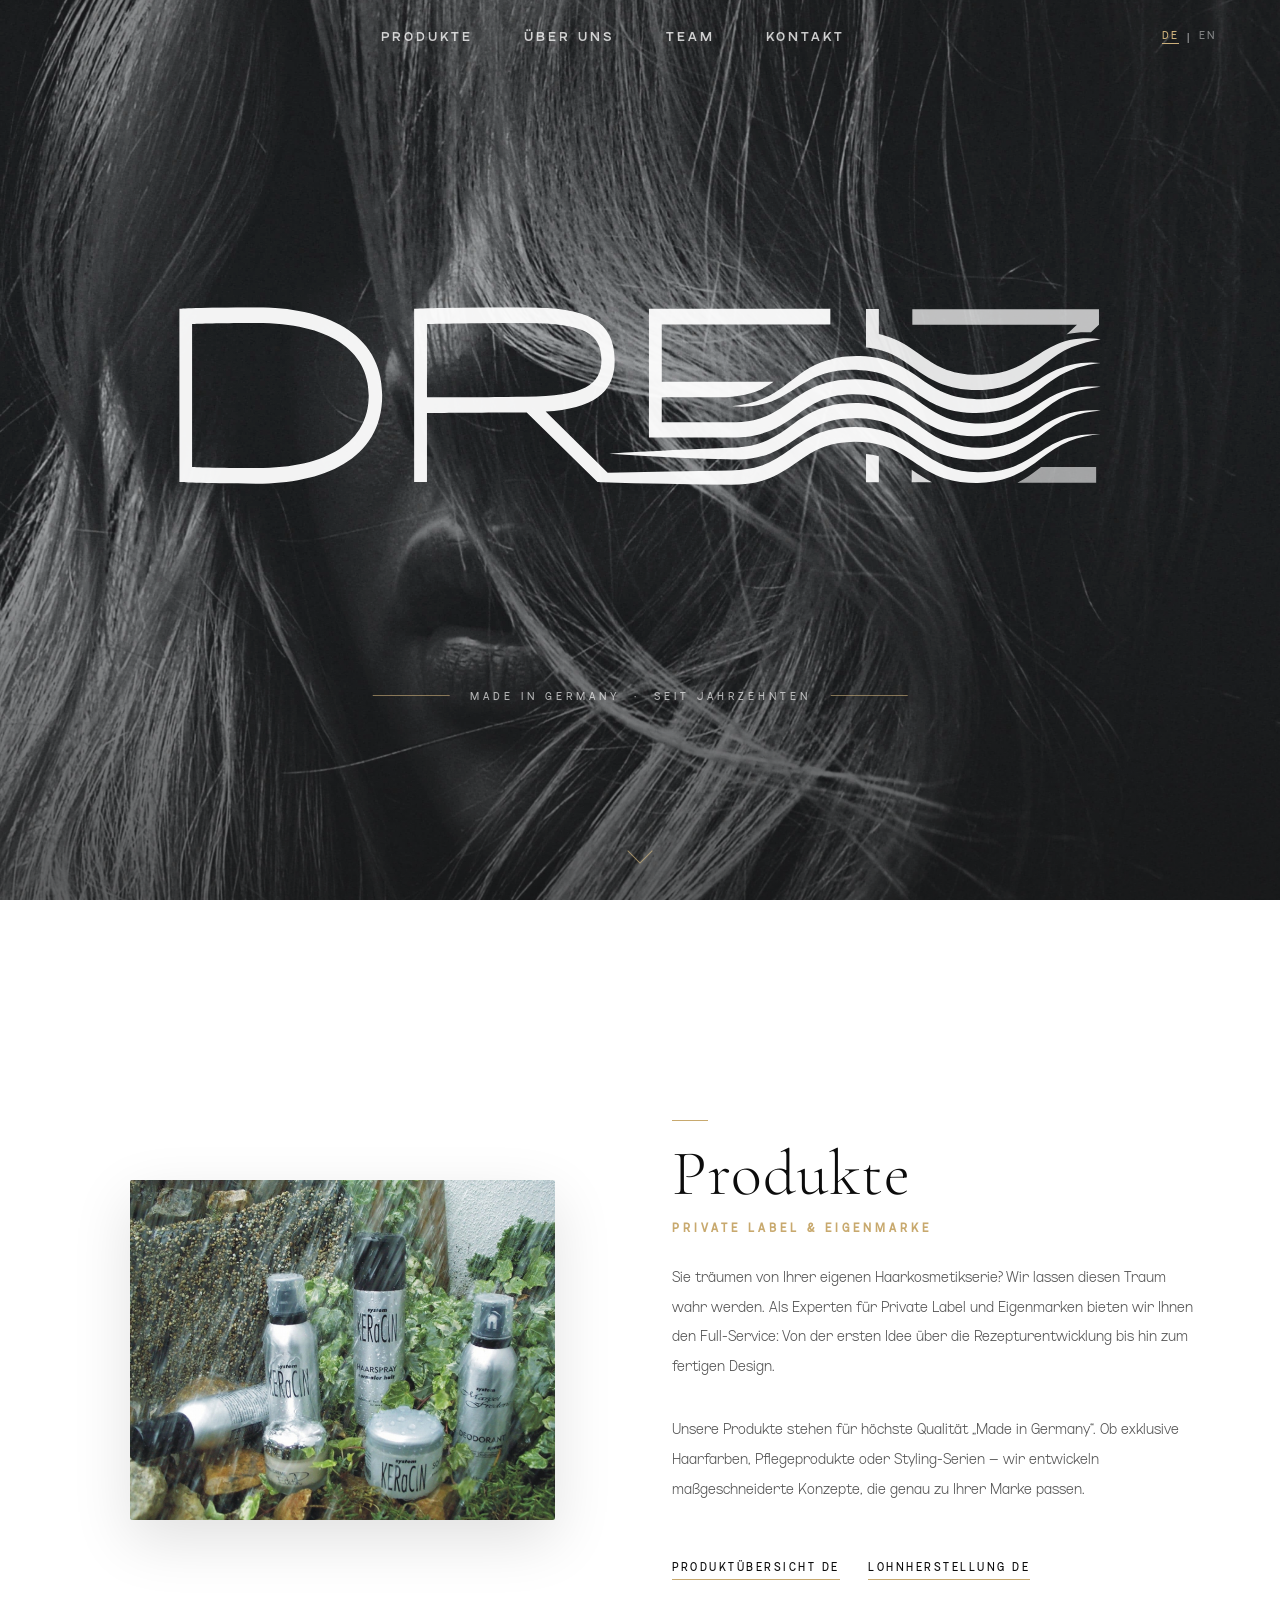
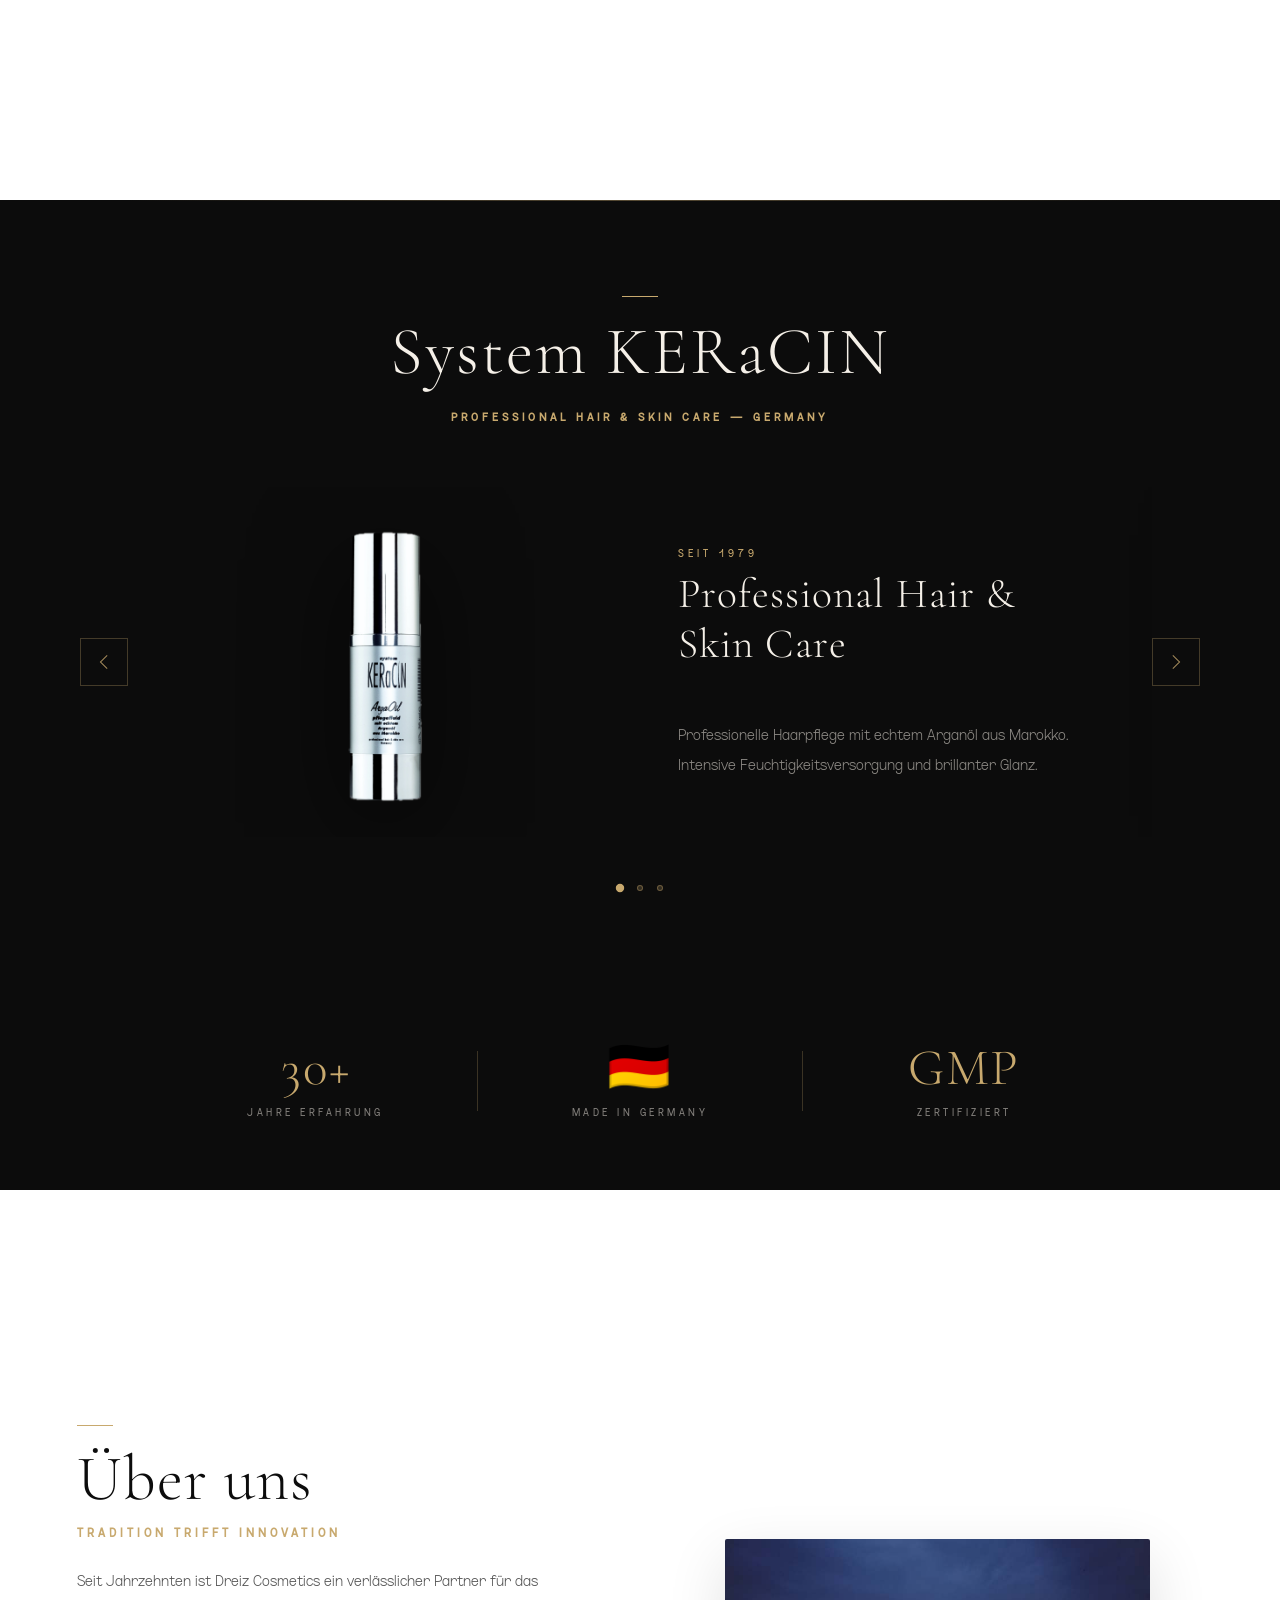
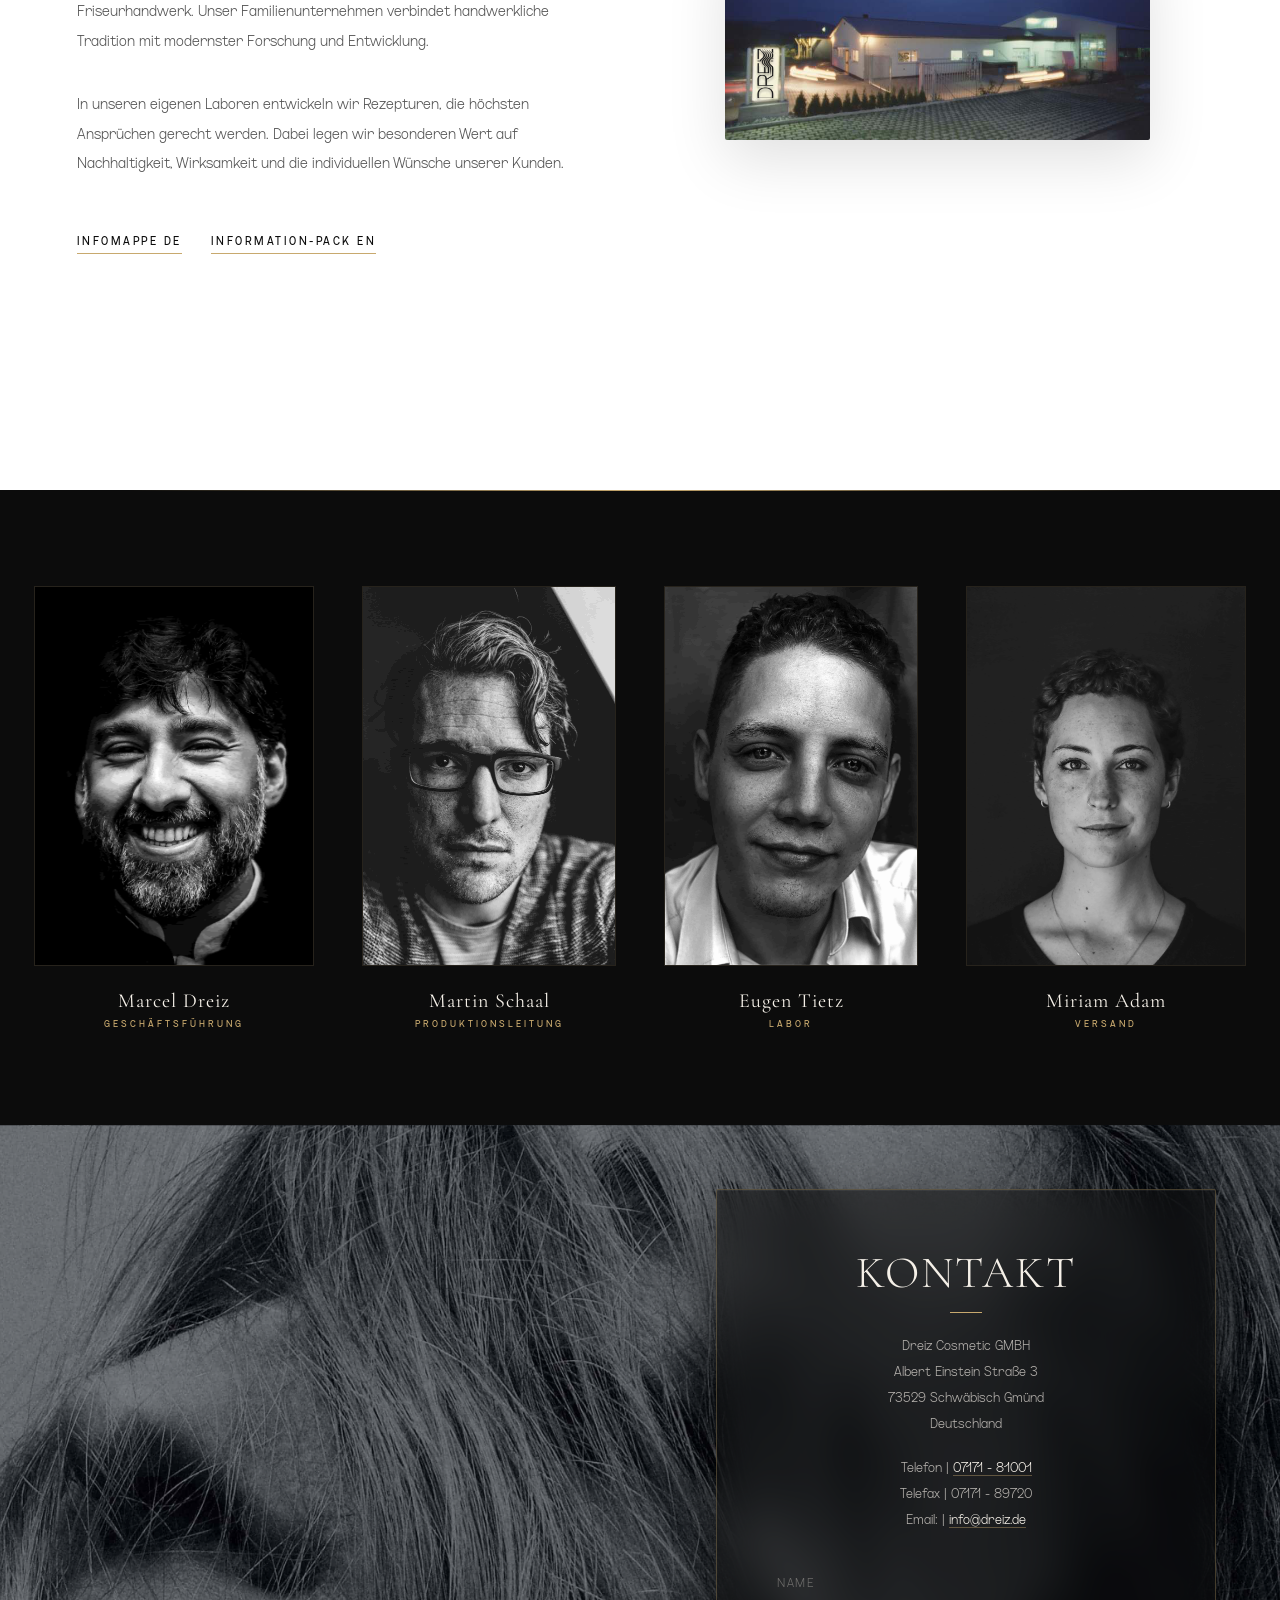
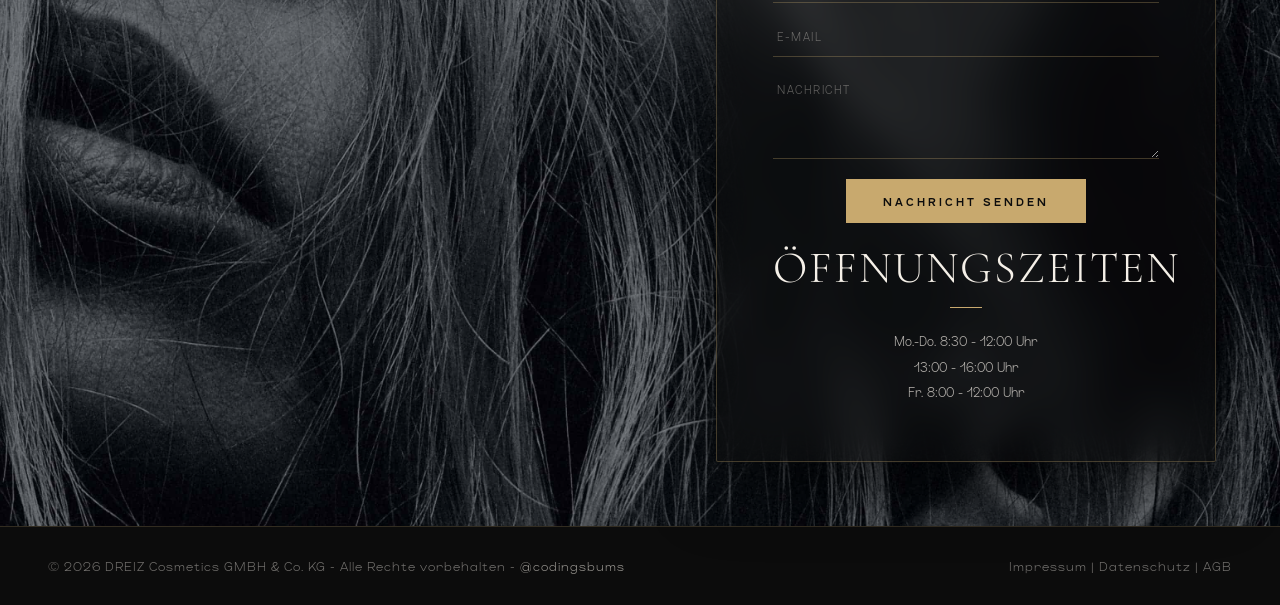
<file: index.html>
<!DOCTYPE html>
<html lang="de">

<head>
    <meta charset="UTF-8">
    <meta name="viewport" content="width=device-width, initial-scale=1.0">
    <meta name="robots" content="index, follow">
    <meta name="keywords"
        content="Dreiz Cosmetics, Private Label, Eigenmarke, Friseurbedarf, Friseurzubehör, Friseurkosmetik, Haarkosmetik, Kosmetik Hersteller, Lohnherstellung, Haarpflegeproduzent, Schwäbisch Gmünd, Haircare, Personalisierung, Lohnentwicklung, Lohnproduktion, Lohnabfüllung, Haarfarben, Haarpflegeserie, exklusive Haarpflege, Haar-Styling, Full-Service, Produktkonzepte, Eigenlabel-Produktion, GMP, Aerosolabfüllung, hochwertige Kosmetik">
    <meta name="description"
        content="Dreiz Cosmetics Hersteller von Private Label und Eigenmarke Produkten im Friseur und Kosmetik Bereich.">
    <link rel="icon" type="image/svg" href="Icons/foundation 1.svg">
    <link rel="preconnect" href="https://fonts.googleapis.com">
    <link rel="preconnect" href="https://fonts.gstatic.com" crossorigin>
    <link
        href="https://fonts.googleapis.com/css2?family=Cormorant+Garamond:ital,wght@0,300;0,400;0,600;1,300;1,400&display=swap"
        rel="stylesheet">
    <link rel="stylesheet" href="index.css">
    <title>Dreiz Cosmetics</title>
</head>

<body>
    <a href="#main-content" class="skip-link">Zum Inhalt springen</a>
    <header>
        <div class="header">
            <nav class="nav">
                <div class="nav-links-wrapper">
                    <ul class="nav_links">
                        <li><a href="#products" data-key="nav-products">Produkte</a></li>
                        <li><a href="#about" data-key="nav-about">Über uns</a></li>
                        <li><a href="#team" data-key="nav-team">Team</a></li>
                        <li><a href="#contact" data-key="nav-contact">Kontakt</a></li>
                    </ul>
                </div>

                <div class="nav-controls">
                    <div class="lang-switch">
                        <a href="#" class="lang-link active" aria-current="true">DE</a>
                        <span>|</span>
                        <a href="#" class="lang-link" aria-current="false">EN</a>
                    </div>

                    <div class="burger-menu" id="burger" role="button" aria-label="Menü öffnen" aria-expanded="false"
                        tabindex="0">
                        <span></span>
                        <span></span>
                        <span></span>
                    </div>
                </div>
            </nav>
        </div>
        <h1 class="visually-hidden">Dreiz Cosmetics</h1>
        <svg class="logo" viewBox="0 0 31568 6082" fill="none" xmlns="http://www.w3.org/2000/svg">
            <path class="logo-part" id="Pfad 1"
                d="M30392.1 921.186C30407.4 917.257 30422.5 911.291 30437.9 907.653C30699.1 850.955 30964.9 831.223 31229.9 848.864L31506.4 590.259V53.8193H25112.8V590.155H30752.9L30392.1 921.186Z"
                fill="#1B1A1A" />
            <path class="logo-part" id="Pfad 2"
                d="M2663.73 0C664.365 0 0.34375 53.675 0.34375 53.675V5989.96C0.34375 5989.96 664.365 6043.8 2663.73 6043.8C4864.56 6043.8 6953.42 5256.93 6953.42 3012.89C6953.42 831.526 4924.18 0 2663.73 0ZM2663.73 5507.26C1529.73 5507.26 835.96 5489.51 440.555 5471.61V572.34C835.96 554.441 1529.73 536.542 2663.73 536.542C5110.73 536.542 6490.85 1457.25 6490.85 3012.87C6490.85 4595.35 5118.1 5507.24 2663.71 5507.24"
                fill="#1B1A1A" />
            <path class="logo-part" id="Pfad 3"
                d="M30451.3 4473.11C30083.8 4582.98 29738.8 4789.09 29412.6 5002.69C29085.7 5214.44 28761.8 5409.02 28415.5 5516.41C28070.3 5627.44 27709.8 5653.8 27349.4 5651.53C26988.7 5637.27 26632.5 5584.3 26298.1 5454.92C25962.5 5327.28 25656.1 5121.52 25338.4 4889.83C25021.3 4658 24671.7 4425.16 24290.8 4290.26C23911 4150.11 23516.9 4106.31 23130.5 4099.9C22744.1 4103.4 22349.3 4151.42 21967.8 4287.93C21584.7 4420.08 21231.6 4652.33 20915.4 4881.83C20597.6 5109.58 20291.1 5307.22 19956.8 5421.89C19623.8 5541.06 19271.6 5576.74 18913.3 5589.4C17501.3 5606.13 16089.4 5630.29 14677.3 5672.55L12552.3 3576.19C14163.9 3469.09 14917.2 2959.42 14917.2 1814.99C14917.2 438.171 13955 0.122559 11881 0.122559C9299.73 0.122559 8046.36 53.8184 8046.36 53.8184V5990.11H8486.45V3621.05C9053.45 3621.05 10180 3612.03 11881 3603.15H11903.3L14327.9 5990.11H14400.5L14401.8 5991.56L14451.1 5992.87C15938.5 6040.02 17426 6064.18 18913.4 6081.93C19297.7 6082.95 19692.8 6040.75 20075.1 5909.91C20458.6 5782.56 20813.8 5555.26 21134.3 5328.96C21455.7 5103.1 21760.5 4902.8 22092.9 4783.09C22423.8 4661.41 22775.2 4613.83 23131.8 4606.99C23488.2 4609.9 23841 4649.19 24176.1 4760.09C24512.5 4869.23 24823.8 5062.94 25144.9 5285.31C25465 5508.55 25817.4 5733.69 26197.7 5856.07C26576.6 5983.42 26966.6 6021.83 27348.9 6019.07C27731.3 6005.83 28117.7 5947.04 28486.6 5804.7C28857.1 5666.15 29193.4 5432.72 29504.6 5190.12C29816.3 4948.98 30130.7 4725.29 30479.6 4587.26C30827.2 4448.27 31195.4 4380.9 31567 4352.67C31195.8 4336.95 30817.6 4356.82 30451.3 4473.01L30451.3 4473.11ZM11873.5 3066.71C10172.5 3084.46 9053.45 3084.46 8486.47 3084.46V572.338C9046.04 563.482 10165.2 536.457 11881 536.457C13910.1 536.457 14462.2 921.039 14462.2 1814.93C14462.2 2646.33 13872.9 3048.73 11873.5 3066.63"
                fill="#1B1A1A" />
            <path class="logo-part" id="Pfad 4"
                d="M25090.4 5563.7V5990.11H25786.9C25556.7 5871.52 25333.1 5735.16 25117.6 5581.89C25108.3 5575.49 25099.5 5569.96 25090.4 5563.7Z"
                fill="#1B1A1A" />
            <path class="logo-part" id="Pfad 5"
                d="M29477.3 5486.72C29237.8 5673.3 28983.4 5853.45 28710.2 5990.11H31409.4V5453.77H29521C29506.6 5465.12 29491.9 5475.6 29477.3 5486.81"
                fill="#1B1A1A" />
            <path class="logo-part" id="Pfad 6"
                d="M23526.6 5990.11H23966.7V5102.81C23821.3 5068.23 23674.4 5043.94 23526.6 5030.05V5990.11Z"
                fill="#1B1A1A" />
            <path class="logo-part" id="Pfad 7"
                d="M30465.7 3642.44C30101.9 3745.17 29758 3942.66 29434.6 4150.04C29112.5 4361.65 28796.4 4555.91 28457.7 4664.2C28118.1 4773.04 27767.2 4823.43 27415.7 4813.87C27062.4 4803.48 26710.9 4761.34 26379.8 4649.13C26047.3 4538.16 25743.8 4345.76 25434.2 4120.5C25126.4 3895.8 24789.4 3656.7 24416.3 3509.33C24047.7 3362.87 23662.5 3285.93 23274.2 3281.28C22892.9 3276.19 22506.9 3299.99 22127 3420.27C21746.9 3531.89 21387 3740.41 21070.3 3971.54C20751.3 4201.27 20455.3 4424.22 20132.2 4567.26C19810.6 4712.51 19465.3 4782.84 19112.9 4807.78L16922.8 4891.75C16190.6 4935.25 15458.4 4960.72 14726.1 5019.97C16193.6 5117.9 17648.7 5198.25 19126 5215.71C19503.8 5211.92 19892.7 5154.15 20260.7 4998.87C20630.2 4849.19 20963.5 4611.46 21276.5 4400.75C21589.4 4186.24 21896.5 4009.56 22230.5 3916.14C22561.1 3814.13 22914.4 3796.67 23262.9 3803.88C23608.4 3803.26 23951.8 3867.29 24280.8 3993.65C24607.1 4116.03 24905.3 4327.93 25227.3 4547.83C25547.4 4767 25902.2 4978.74 26280.2 5090.5C26657.5 5207.93 27042.4 5231.67 27420.1 5220.61C27797.1 5207.08 28180.6 5139.12 28542.9 4989.87C28906.5 4842 29236.2 4607.11 29542.1 4370.05C29847.2 4130.65 30155.5 3911.62 30498 3774.84C30839 3637.45 31201.3 3571.67 31566.9 3537.04C31201.3 3515.65 30828.5 3533.55 30465.7 3642.4"
                fill="#1B1A1A" />
            <path class="logo-part" id="Pfad 8"
                d="M21212.6 2331.2C20970.8 2510.21 20744.4 2697.49 20506.2 2852.99C20036.9 3182.13 19492.1 3328.23 18935.9 3388.78C19489.5 3444.91 20074.2 3366.66 20600.3 3083.9C21126.3 2805.92 21580.7 2422.01 22095 2278.38C22601.5 2117.42 23153.1 2114.36 23675.5 2194.85C24205.2 2265.87 24669.6 2523.6 25140.9 2872.88C25615.1 3218.51 26188.6 3533.95 26775.6 3590.64C26920.2 3611.6 27065.9 3621.46 27211.6 3620.18C27356.7 3629.2 27501.3 3612.9 27646 3604.46C27790.2 3598.93 27935.5 3563.28 28079.4 3541.45C28222 3498.09 28366.7 3469.42 28504.7 3406.83C28780.9 3298.84 29044.7 3149.61 29289.9 2962.67C29531.7 2783.51 29758.1 2596.52 29996.4 2440.88C30465.9 2112.26 31010.8 1965.93 31567 1905.84C31013.4 1850.1 30428.8 1928.25 29903 2211.3C29376.9 2489.26 28922.3 2873.11 28408.1 3016.94C27901.5 3178.05 27349.6 3180.67 26827.2 3100.62C26297.7 3028.59 25832.9 2772.02 25361.9 2422.15C24888 2075.8 24314.2 1761.09 23727.5 1703.38C23582.7 1682.42 23437 1672.48 23291.2 1673.63C23146.3 1664.9 23001.5 1681.05 22856.9 1689.49C22712.7 1694.73 22567.4 1731.07 22423.4 1752.07C22280.8 1795.43 22136.1 1824.24 21998 1886.98C21721.7 1995 21457.9 2144.22 21212.7 2331.14"
                fill="#1B1A1A" />
            <path class="logo-part" id="Pfad 9"
                d="M30555.5 2794.14C30220.4 2876.64 29896.1 3035.13 29594.8 3222.58C29294.2 3411.75 29008.7 3610.72 28706.2 3741.54C28405.6 3875.18 28090.1 3954.49 27770.1 3976.86C27125.3 4016 26469.6 3941.52 25904.9 3606.04C25619.6 3442.75 25344 3226.78 25038.8 3024.66C24735.1 2821.93 24395.3 2656.48 24046 2568.71C23749.8 2495.88 23447.9 2462.79 23145.7 2470.05V2467.87C22033.7 2467.87 21472.7 2855.13 20930 3237.42C20415.1 3600.07 19928.9 3942.95 18935.7 3942.95H16530V3084.4H18428.9C19451 3084.4 19988.2 2832.64 20360.3 2557.01H16530V590.092H22304.4V53.8193H16089.8V4465.98H18935.9C20047.8 4465.98 20608.8 4070.57 21151.5 3688.51C21647.3 3339.26 22121.4 3008.3 23042.2 2983.99C23190.3 2982.39 23338.8 2991.42 23486.9 2995.64C23643.9 3019.5 23803.1 3033.91 23954.9 3080.04C24262.7 3154.25 24552.4 3289.75 24836.1 3473.99C25120.6 3654.45 25407.1 3882.79 25732.5 4054.65C26057.8 4227.78 26403.5 4339.37 26757.4 4385.43C27107.5 4440 27455.1 4422.97 27801.7 4381.79C28151.4 4337.9 28493.2 4228.38 28814.5 4057.27C29134.9 3885.68 29420.2 3655.31 29700.4 3444.16C29978.5 3227.96 30268.6 3045.4 30584.4 2927.68C30900.5 2813.34 31231.8 2757.84 31566.9 2721.61C31231.7 2701.82 30891.1 2709.38 30555.5 2794.22"
                fill="#1B1A1A" />
            <path class="logo-part" id="Pfad 10"
                d="M25140.6 2057.18C25681.8 2438.33 26241.6 2828.42 27347.5 2830.37H27349.3C27351.8 2830.37 27354.1 2830.66 27356.6 2830.66V2830.23C27445.5 2830.81 27534.2 2828.33 27622.9 2822.8C27987.7 2794.86 28360.1 2721.23 28709.1 2558.96C29057.2 2393.63 29369.5 2160.35 29657.1 1931.57C29948 1707.46 30235.3 1502.4 30556.7 1368.82C30875.6 1226.92 31217.6 1155.76 31567.1 1090.13C31212.1 1035.52 30852.2 1045.92 30499.9 1120.98C30142.8 1202.76 29798.8 1378.86 29486.8 1578.09C29170.6 1771.07 28880.2 1974.96 28567.5 2093.64C28258.7 2222.15 27932.4 2283.27 27599.7 2300.73C27518.3 2306.99 27437.3 2310.63 27356.5 2311.64C26363.3 2311.64 25876.9 1969.08 25361.9 1606.11C24973.8 1332.81 24573.8 1051.86 23966.8 914.47V53.6738H23526.6V1371.87C23563 1371.87 23630.8 1382.5 23630.8 1382.5C24313.3 1474.32 24715 1757.24 25140.6 2057.18Z"
                fill="#1B1A1A" />
        </svg>
        <div class="hero-tagline">
            <span class="hero-tagline-line"></span>
            <p data-key="hero-tagline">MADE IN GERMANY &nbsp;&middot;&nbsp; SEIT JAHRZEHNTEN</p>
            <span class="hero-tagline-line"></span>
        </div>
        <div class="hero-scroll-cue" aria-hidden="true">
            <div class="scroll-arrow"></div>
        </div>
    </header>

    <main id="main-content">
        <section class="products-container" id="products">
            <div class="products-image">
                <img src="Photos/Produkte_Photo01.jpg" alt="Produkte">
            </div>
            <div class="products-text">
                <h2 data-key="prod-title">Produkte</h2>
                <h3 data-key="prod-subtitle">PRIVATE LABEL & EIGENMARKE</h3>
                <p data-key="prod-p1">Sie träumen von Ihrer eigenen Haarkosmetikserie? Wir lassen diesen Traum wahr
                    werden. Als Experten für Private Label und Eigenmarken bieten wir Ihnen den Full-Service: Von der
                    ersten Idee über die Rezepturentwicklung bis hin zum fertigen Design.</p>
                <br>
                <p data-key="prod-p2">Unsere Produkte stehen für höchste Qualität „Made in Germany“. Ob exklusive
                    Haarfarben, Pflegeprodukte oder Styling-Serien – wir entwickeln maßgeschneiderte Konzepte, die genau
                    zu Ihrer Marke passen.</p>
                <br>
                <a href="Downloads/Produktuebersicht_DE.pdf" download data-key="prod-link">Produktübersicht DE</a>
                <a href="Downloads/Lohnherstellung.pdf" download data-key="prod-link2">Lohnherstellung DE</a>
            </div>
        </section>

        <!-- ═══════════════ KERACIN PRODUCT CAROUSEL ═══════════════ -->
        <section class="keracin-section" id="keracin" aria-label="System KERaCIN Produkte">
            <div class="keracin-header">
                <h2 data-key="keracin-title">System KERaCIN</h2>
                <h3 data-key="keracin-subtitle">PROFESSIONAL HAIR & SKIN CARE — GERMANY</h3>
            </div>

            <div class="carousel-wrapper">
                <button class="carousel-btn carousel-btn--prev" id="carouselPrev" aria-label="Vorheriges Produkt">
                    <span></span>
                </button>

                <div class="carousel-track-outer">
                    <ul class="carousel-track" id="carouselTrack">

                        <li class="carousel-slide">
                            <div class="product-card">
                                <div class="product-card__image">
                                    <img src="Photos/Produkt_Photo02.png"
                                        alt="Dreiz Cosmetics — Professional Hair & Skin Care">
                                </div>
                                <div class="product-card__text">
                                    <p class="product-card__label" data-key="prod-k1-label">Seit 1979</p>
                                    <h4 class="product-card__name" data-key="prod-k1">Professional Hair & Skin Care</h4>
                                    <p class="product-card__desc" data-key="prod-k1d">Professionelle Haarpflege mit
                                        echtem Arganöl aus Marokko. Intensive Feuchtigkeitsversorgung und brillanter
                                        Glanz.</p>
                                </div>
                            </div>
                        </li>

                        <li class="carousel-slide">
                            <div class="product-card">
                                <div class="product-card__image">
                                    <img src="Photos/Produkt_Photo05.jpg"
                                        alt="System KERaCIN — Vollständiges Produktsortiment">
                                </div>
                                <div class="product-card__text">
                                    <p class="product-card__label" data-key="prod-k2-label">Das Sortiment</p>
                                    <h4 class="product-card__name" data-key="prod-k2">Die Vollständige Kollektion</h4>
                                    <p class="product-card__desc" data-key="prod-k2d">Von Styling bis Pflege — Wet Gel,
                                        Haarlack, Glanz Styler, Protein Mousse, Haarspitzen Repair und mehr.</p>
                                </div>
                            </div>
                        </li>

                        <li class="carousel-slide">
                            <div class="product-card">
                                <div class="product-card__image">
                                    <img src="Photos/Produkt_Photo04.png" alt="System KERaCIN ArgaOil Linie">
                                </div>
                                <div class="product-card__text">
                                    <p class="product-card__label" data-key="prod-k3-label">ArgaOil Linie</p>
                                    <h4 class="product-card__name" data-key="prod-k3">Haarkur · Shampoo · 2-Phasen Kur
                                    </h4>
                                    <p class="product-card__desc" data-key="prod-k3d">Leistungsstarke Stylingprodukte
                                        für professionelles Finish — starker Halt, langanhaltend und pflegend.</p>
                                </div>
                            </div>
                        </li>

                    </ul>
                </div>

                <button class="carousel-btn carousel-btn--next" id="carouselNext" aria-label="Nächstes Produkt">
                    <span></span>
                </button>
            </div>

            <div class="carousel-dots" id="carouselDots" role="tablist" aria-label="Produkt auswählen">
                <button class="carousel-dot active" data-index="0" role="tab" aria-selected="true"
                    aria-label="Produkt 1"></button>
                <button class="carousel-dot" data-index="1" role="tab" aria-selected="false"
                    aria-label="Produkt 2"></button>
                <button class="carousel-dot" data-index="2" role="tab" aria-selected="false"
                    aria-label="Produkt 3"></button>
            </div>
        </section>

        <section class="trust-bar" aria-label="Unsere Stärken">
            <div class="trust-bar-inner">
                <div class="trust-item">
                    <span class="trust-number">30+</span>
                    <span class="trust-label" data-key="trust-years">Jahre Erfahrung</span>
                </div>
                <div class="trust-divider"></div>
                <div class="trust-item">
                    <span class="trust-number">&#127465;&#127466;</span>
                    <span class="trust-label" data-key="trust-made">Made in Germany</span>
                </div>
                <div class="trust-divider"></div>
                <div class="trust-item">
                    <span class="trust-number">GMP</span>
                    <span class="trust-label" data-key="trust-cert">Zertifiziert</span>
                </div>
            </div>
        </section>

        <section class="intro-about">
            <div class="about-container" id="about">
                <div class="about-image">
                    <img src="Photos/DreizGebaeude01.png" alt="Über uns">
                </div>
                <div class="about-text">
                    <h2 data-key="about-title">Über uns</h2>
                    <h3 data-key="about-subtitle">TRADITION TRIFFT INNOVATION</h3>
                    <p data-key="about-p1">Seit Jahrzehnten ist Dreiz Cosmetics ein verlässlicher Partner für das
                        Friseurhandwerk. Unser Familienunternehmen verbindet handwerkliche Tradition mit modernster
                        Forschung und Entwicklung.</p>
                    <br>
                    <p data-key="about-p2">In unseren eigenen Laboren entwickeln wir Rezepturen, die höchsten Ansprüchen
                        gerecht werden. Dabei legen wir besonderen Wert auf Nachhaltigkeit, Wirksamkeit und die
                        individuellen Wünsche unserer Kunden.</p>
                    <br>
                    <a href="Downloads/Infomappe_DE.pdf" download data-key="about-link">Infomappe DE</a>
                    <a href="Downloads/Infomappe_EN.pdf" download data-key="about-link2">Information-Pack EN</a>
                </div>
            </div>
        </section>

        <section class="team-dreiz" id="team">
            <div class="team-photo">
                <div class="team-id">
                    <img src="Photos/team1.jpg" alt="Marcel Dreiz">
                </div>
                <h4 data-key="team-name-1">Marcel Dreiz</h4>
                <p data-key="team-pos-1">Geschäftsführung</p>
            </div>
            <div class="team-photo">
                <div class="team-id">
                    <img src="Photos/team2.jpg" alt="Martin Schaal">
                </div>
                <h4 data-key="team-name-2">Martin Schaal</h4>
                <p data-key="team-pos-2">Produktionsleitung</p>
            </div>
            <div class="team-photo">
                <div class="team-id">
                    <img src="Photos/team3.jpg" alt="Eugen Tietz">
                </div>
                <h4 data-key="team-name-3">Eugen Tietz</h4>
                <p data-key="team-pos-3">Labor</p>
            </div>
            <div class="team-photo">
                <div class="team-id">
                    <img src="Photos/team4.jpg" alt="Miriam Adam">
                </div>
                <h4 data-key="team-name-4">Miriam Adam</h4>
                <p data-key="team-pos-4">Versand</p>
            </div>
        </section>

        <section class="contact-container" id="contact">
            <div class="contact-information">
                <h5 data-key="cont-title">KONTAKT</h5>
                <p data-key="cont-address">
                    Dreiz Cosmetic GMBH<br>
                    Albert Einstein Straße 3<br>
                    73529 Schwäbisch Gmünd<br>
                    Deutschland
                </p>
                <br>
                <p>
                    <span data-key="cont-phone">Telefon</span> | <a href="tel:+49717181001" class="contact-link">07171 -
                        81001</a><br>
                    <span data-key="cont-fax">Telefax</span> | 07171 - 89720
                </p>
                <p> <span data-key="cont-email">Email:</span> | <a href="mailto:info@dreiz.de">info@dreiz.de</a>
                </p>
                <br>
                <form action="#">
                    <div class="input-box-name">
                        <input type="text" name="name" data-key="name" placeholder="Name" class="contact-input"
                            aria-label="Name">
                    </div>
                    <div class="input-box-email">
                        <input type="email" name="email" data-key="e-mail" placeholder="E-Mail" class="contact-input"
                            aria-label="E-Mail">
                    </div>
                    <div class="input-box-message">
                        <textarea name="message" data-key="nachricht" placeholder="Nachricht" class="contact-text-area"
                            aria-label="Nachricht"></textarea>
                    </div>
                    <div class="button">
                        <button type="submit" class="glass-button" data-key="senden">Nachricht senden
                        </button>
                    </div>
                </form>
                <br>
                <h5 data-key="cont-hours-title">ÖFFNUNGSZEITEN</h5>
                <p data-key="cont-hours-days">
                    Mo.-Do. 8:30 - 12:00 Uhr<br>
                    13:00 - 16:00 Uhr<br>
                    Fr. 8:00 - 12:00 Uhr
                </p>
            </div>
        </section>
    </main>

    <footer>
        <div class="footer">
            <div class="all-rights">
                <p>
                    <span data-key="foot-rights">© 2026 DREIZ Cosmetics GMBH & Co. KG - Alle Rechte vorbehalten -
                    </span>
                    <a href="mailto:codingsbums@pm.me" class="credit-link">@codingsbums</a>
                </p>
            </div>
            <div class="impressum">
                <p>
                    <a href="impressum.html" data-key="foot-imprint-link">
                        <span data-key="foot-imprint">Impressum</span>
                    </a> |
                    <a href="datenschutz.html" data-key="foot-privacy-link">
                        <span data-key="foot-privacy">Datenschutz</span>
                    </a> |
                    <a href="agb.html" data-key="foot-agb-link">
                        <span data-key="foot-agb">AGB</span>
                    </a>
                </p>
            </div>
        </div>
    </footer>

    <script src="https://cdnjs.cloudflare.com/ajax/libs/gsap/3.12.2/gsap.min.js"></script>
    <script src="index.js"></script>
</body>

</html>
</file>
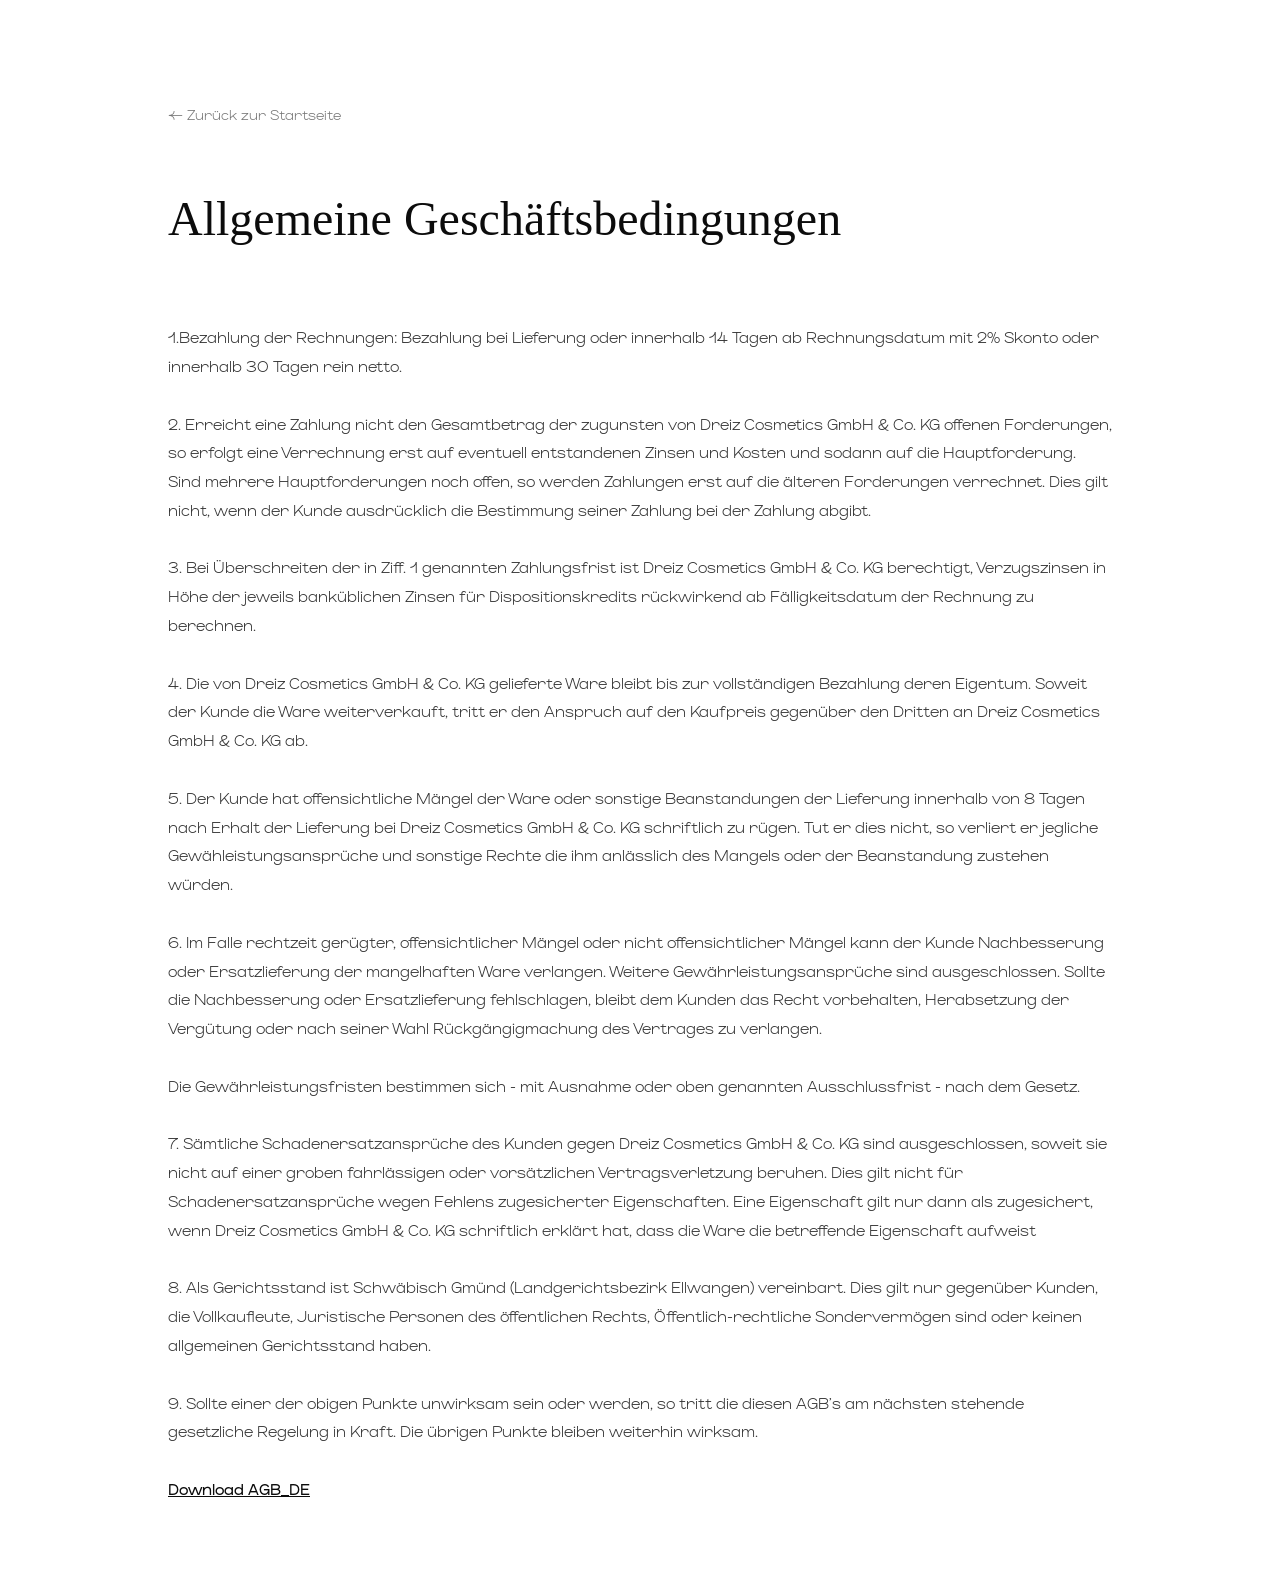
<file: agb.html>
<!DOCTYPE html>
<html lang="de">

<head>
    <meta charset="UTF-8">
    <meta name="viewport" content="width=device-width, initial-scale=1.0">
    <link rel="stylesheet" href="index.css">
    <title>AGB - Dreiz Cosmetics</title>
</head>

<body>

    <main class="legal-content">
        <a href="index.html" class="back-link">← Zurück zur Startseite</a>

        <h1>Allgemeine Geschäftsbedingungen</h1>
        <br>
        <p>1.Bezahlung der Rechnungen: Bezahlung bei Lieferung oder innerhalb 14 Tagen ab Rechnungsdatum mit 2% Skonto
            oder innerhalb 30 Tagen rein netto.</p>
        <br>
        <p>2. Erreicht eine Zahlung nicht den Gesamtbetrag der zugunsten von Dreiz Cosmetics GmbH & Co. KG offenen
            Forderungen, so erfolgt eine Verrechnung erst auf eventuell entstandenen Zinsen und Kosten und sodann auf
            die Hauptforderung. Sind mehrere Hauptforderungen noch offen, so werden Zahlungen erst auf die älteren
            Forderungen verrechnet. Dies gilt nicht, wenn der Kunde ausdrücklich die Bestimmung seiner Zahlung bei der
            Zahlung abgibt.</p>
        <br>
        <p>3. Bei Überschreiten der in Ziff. 1 genannten Zahlungsfrist ist Dreiz Cosmetics GmbH & Co. KG berechtigt,
            Verzugszinsen in Höhe der jeweils banküblichen Zinsen für Dispositionskredits rückwirkend ab
            Fälligkeitsdatum der Rechnung zu berechnen.</p>
        <br>
        <p>4. Die von Dreiz Cosmetics GmbH & Co. KG gelieferte Ware bleibt bis zur vollständigen Bezahlung deren
            Eigentum. Soweit der Kunde die Ware weiterverkauft, tritt er den Anspruch auf den Kaufpreis gegenüber den
            Dritten an Dreiz Cosmetics GmbH & Co. KG ab.</p>
        <br>
        <p>5. Der Kunde hat offensichtliche Mängel der Ware oder sonstige Beanstandungen der Lieferung innerhalb von 8
            Tagen nach Erhalt der Lieferung bei Dreiz Cosmetics GmbH & Co. KG schriftlich zu rügen. Tut er dies nicht,
            so verliert er jegliche Gewähleistungsansprüche und sonstige Rechte die ihm anlässlich des Mangels oder der
            Beanstandung zustehen würden.</p>
        <br>
        <p>6. Im Falle rechtzeit gerügter, offensichtlicher Mängel oder nicht offensichtlicher Mängel kann der Kunde
            Nachbesserung oder Ersatzlieferung der mangelhaften Ware verlangen. Weitere Gewährleistungsansprüche sind
            ausgeschlossen. Sollte die Nachbesserung oder Ersatzlieferung fehlschlagen, bleibt dem Kunden das Recht
            vorbehalten, Herabsetzung der Vergütung oder nach seiner Wahl Rückgängigmachung des Vertrages zu verlangen.
        </p>
        <br>
        <p>Die Gewährleistungsfristen bestimmen sich - mit Ausnahme oder oben genannten Ausschlussfrist - nach dem
            Gesetz.</p>
        <br>
        <p>7. Sämtliche Schadenersatzansprüche des Kunden gegen Dreiz Cosmetics GmbH & Co. KG sind ausgeschlossen,
            soweit sie nicht auf einer groben fahrlässigen oder vorsätzlichen Vertragsverletzung beruhen. Dies gilt
            nicht für Schadenersatzansprüche wegen Fehlens zugesicherter Eigenschaften. Eine Eigenschaft gilt nur dann
            als zugesichert, wenn Dreiz Cosmetics GmbH & Co. KG schriftlich erklärt hat, dass die Ware die betreffende
            Eigenschaft aufweist</p>
        <br>
        <p>8. Als Gerichtsstand ist Schwäbisch Gmünd (Landgerichtsbezirk Ellwangen) vereinbart. Dies gilt nur gegenüber
            Kunden, die Vollkaufleute, Juristische Personen des öffentlichen Rechts, Öffentlich-rechtliche
            Sondervermögen sind oder keinen allgemeinen Gerichtsstand haben.</p>
        <br>
        <p>9. Sollte einer der obigen Punkte unwirksam sein oder werden, so tritt die diesen AGB's am nächsten stehende
            gesetzliche Regelung in Kraft. Die übrigen Punkte bleiben weiterhin wirksam.</p>
        <br>
        <a href="Downloads/Dreiz Cosmetics GmbH & CoKG AGB_DE.pdf" download class="AGB-Download-link">Download
            AGB_DE</a>
        <br>

    </main>
</body>

</html>
</file>
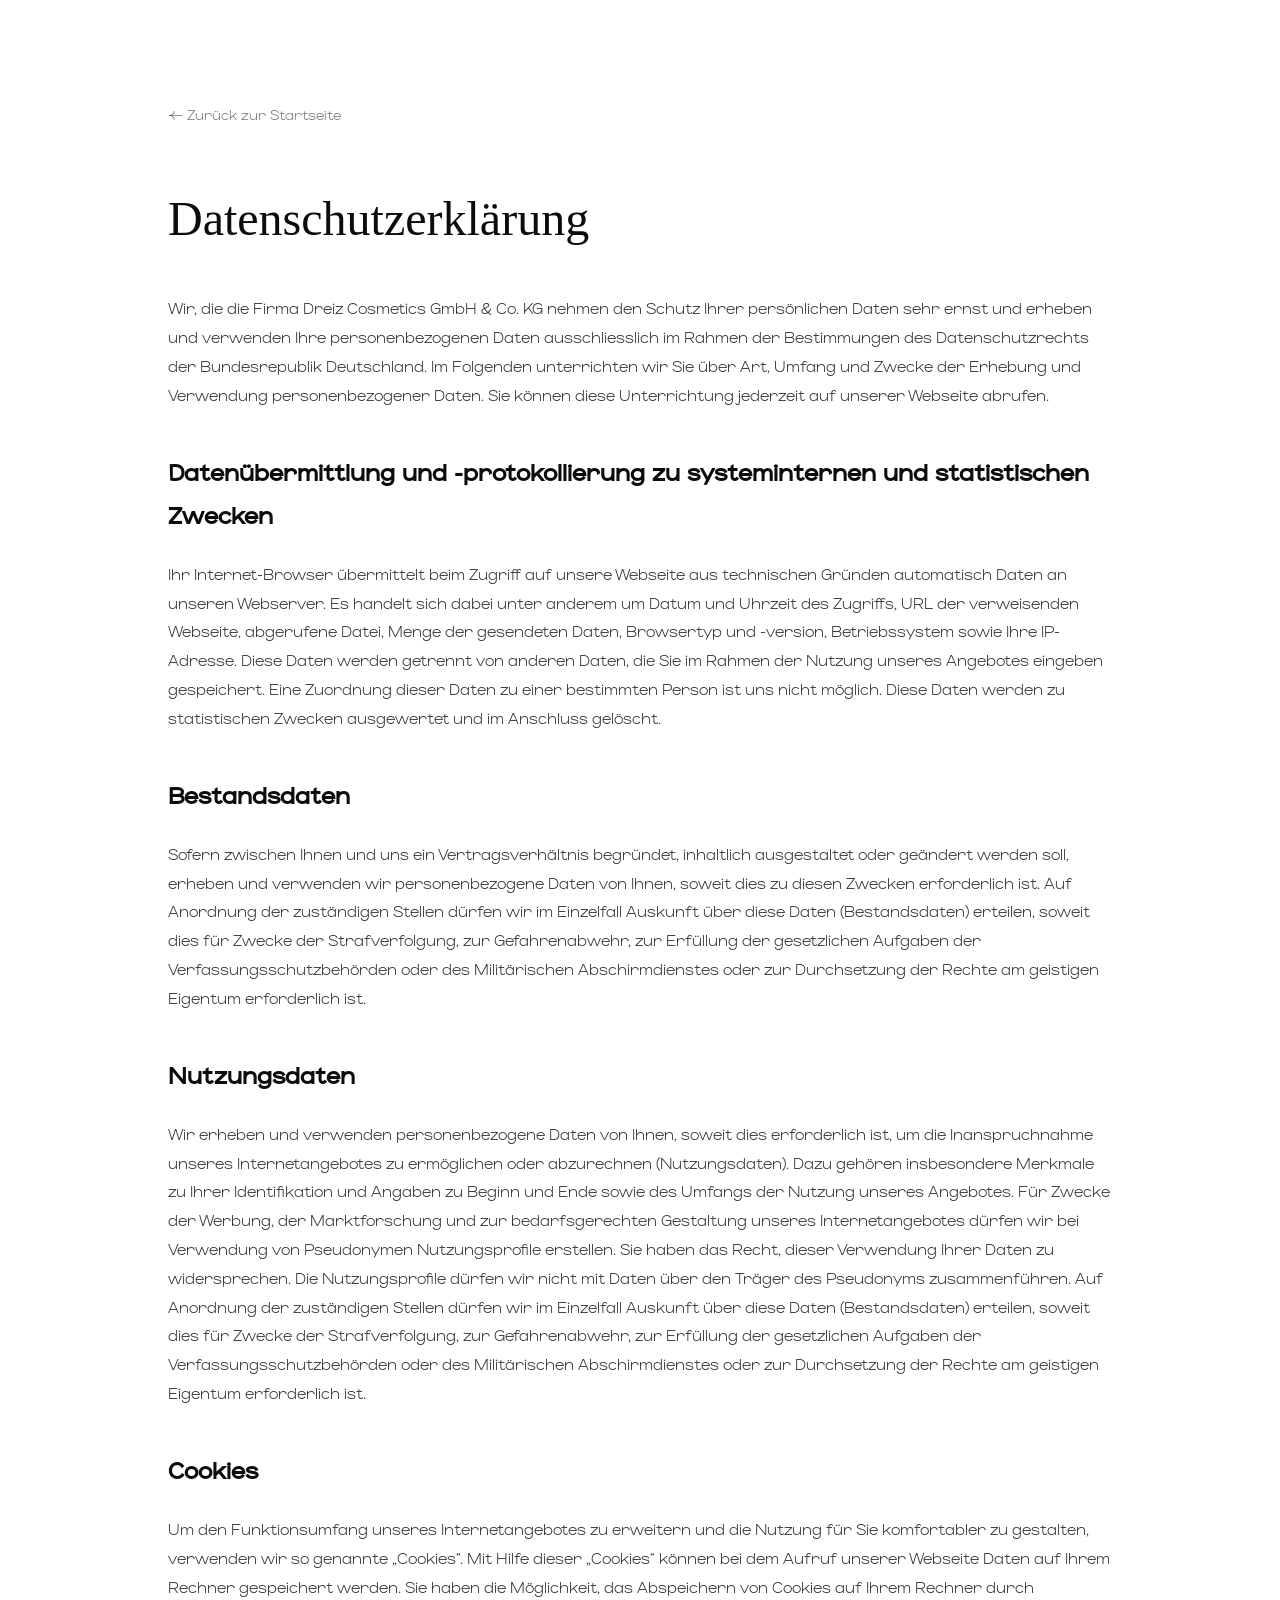
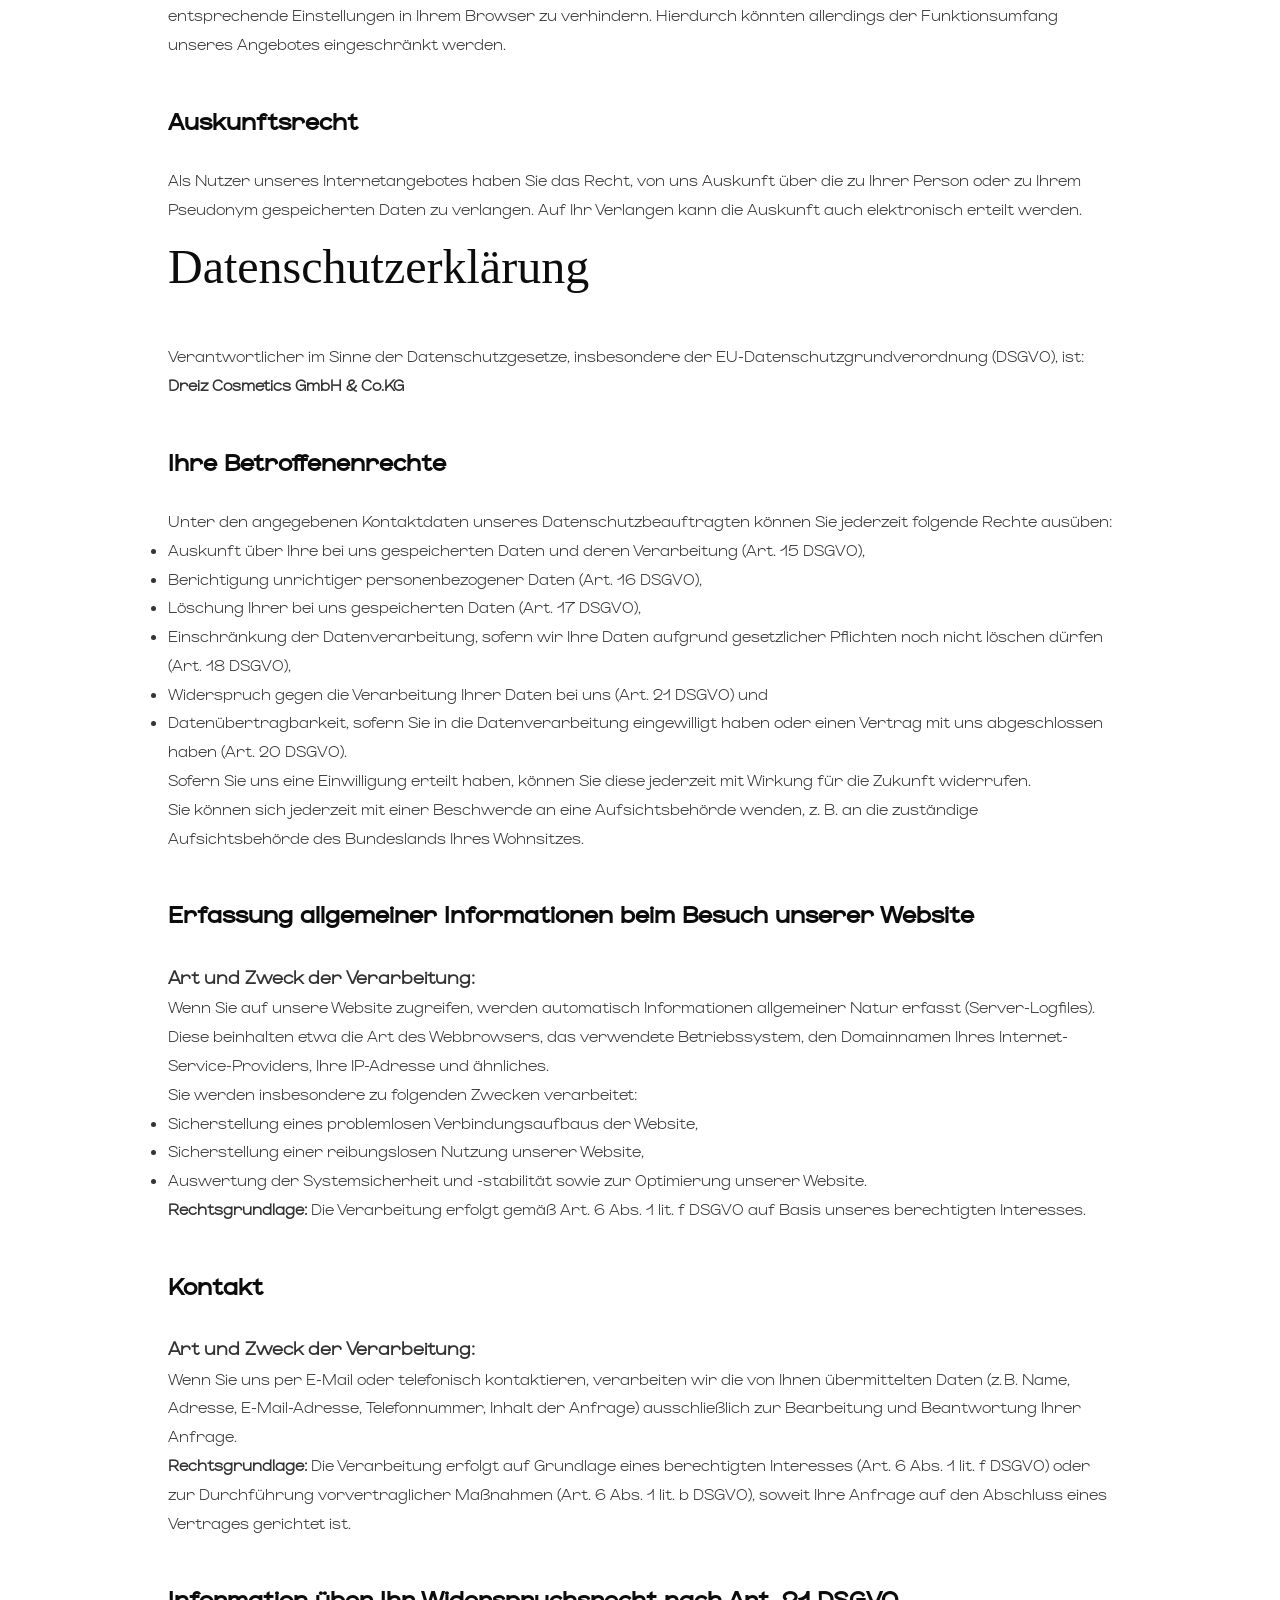
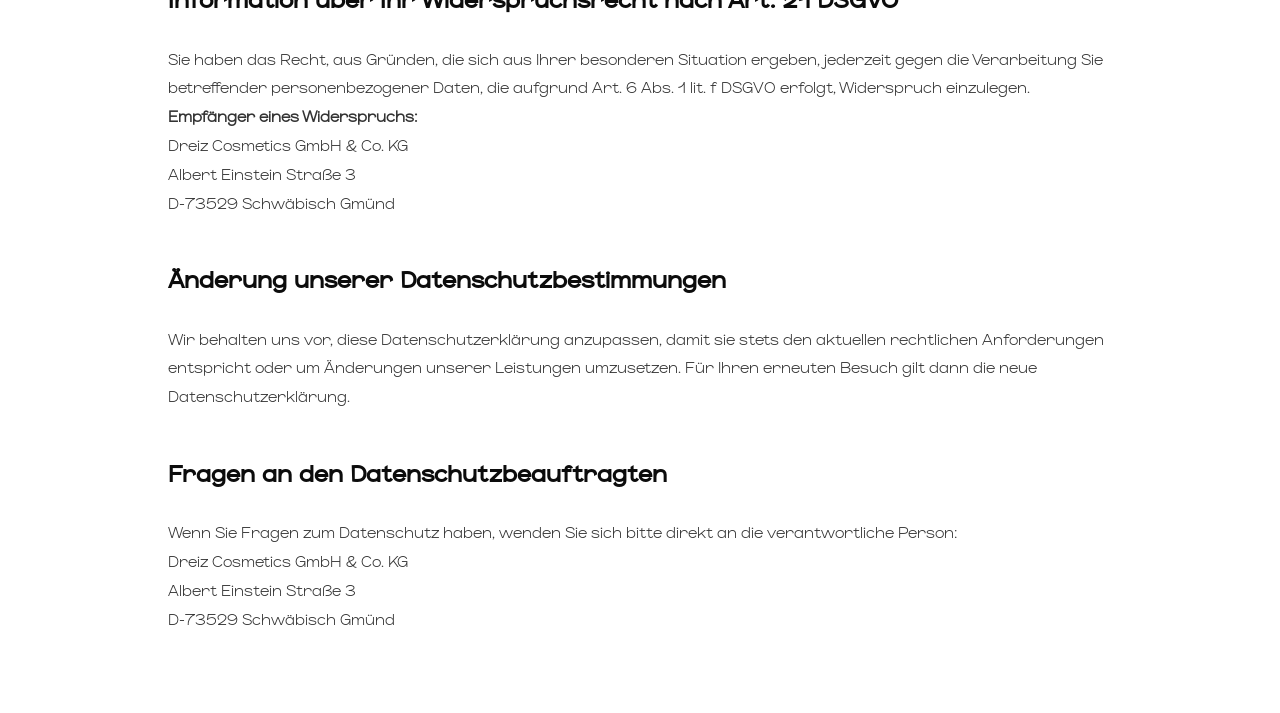
<file: datenschutz.html>
<!DOCTYPE html>
<html lang="de">

<head>
    <meta charset="UTF-8">
    <meta name="viewport" content="width=device-width, initial-scale=1.0">
    <link rel="stylesheet" href="index.css">
    <title>Datenschutz - Dreiz Cosmetics</title>
</head>

<body>

    <main class="legal-content">
        <a href="index.html" class="back-link">← Zurück zur Startseite</a>

        <h1>Datenschutzerklärung</h1>

        Wir, die die Firma Dreiz Cosmetics GmbH & Co. KG nehmen den Schutz Ihrer persönlichen Daten sehr ernst und
        erheben und verwenden Ihre personenbezogenen Daten ausschliesslich im Rahmen der Bestimmungen des
        Datenschutzrechts der Bundesrepublik Deutschland. Im Folgenden unterrichten wir Sie über Art, Umfang und Zwecke
        der Erhebung und Verwendung personenbezogener Daten. Sie können diese Unterrichtung jederzeit auf unserer
        Webseite abrufen.
        <br>
        <h2>Datenübermittlung und -protokollierung zu systeminternen und statistischen Zwecken</h2>
        Ihr Internet-Browser übermittelt beim Zugriff auf unsere Webseite aus technischen Gründen automatisch Daten an
        unseren Webserver. Es handelt sich dabei unter anderem um Datum und Uhrzeit des Zugriffs, URL der verweisenden
        Webseite, abgerufene Datei, Menge der gesendeten Daten, Browsertyp und -version, Betriebssystem sowie Ihre
        IP-Adresse. Diese Daten werden getrennt von anderen Daten, die Sie im Rahmen der Nutzung unseres Angebotes
        eingeben gespeichert. Eine Zuordnung dieser Daten zu einer bestimmten Person ist uns nicht möglich. Diese Daten
        werden zu statistischen Zwecken ausgewertet und im Anschluss gelöscht.
        <br>
        <h2>Bestandsdaten</h2>
        Sofern zwischen Ihnen und uns ein Vertragsverhältnis begründet, inhaltlich ausgestaltet oder geändert werden
        soll, erheben und verwenden wir personenbezogene Daten von Ihnen, soweit dies zu diesen Zwecken erforderlich
        ist.
        Auf Anordnung der zuständigen Stellen dürfen wir im Einzelfall Auskunft über diese Daten (Bestandsdaten)
        erteilen, soweit dies für Zwecke der Strafverfolgung, zur Gefahrenabwehr, zur Erfüllung der gesetzlichen
        Aufgaben der Verfassungsschutzbehörden oder des Militärischen Abschirmdienstes oder zur Durchsetzung der Rechte
        am geistigen Eigentum erforderlich ist.
        <br>
        <h2>Nutzungsdaten</h2>
        Wir erheben und verwenden personenbezogene Daten von Ihnen, soweit dies erforderlich ist, um die Inanspruchnahme
        unseres Internetangebotes zu ermöglichen oder abzurechnen (Nutzungsdaten). Dazu gehören insbesondere Merkmale zu
        Ihrer Identifikation und Angaben zu Beginn und Ende sowie des Umfangs der Nutzung unseres Angebotes.
        Für Zwecke der Werbung, der Marktforschung und zur bedarfsgerechten Gestaltung unseres Internetangebotes dürfen
        wir bei Verwendung von Pseudonymen Nutzungsprofile erstellen. Sie haben das Recht, dieser Verwendung Ihrer Daten
        zu widersprechen. Die Nutzungsprofile dürfen wir nicht mit Daten über den Träger des Pseudonyms zusammenführen.
        Auf Anordnung der zuständigen Stellen dürfen wir im Einzelfall Auskunft über diese Daten (Bestandsdaten)
        erteilen, soweit dies für Zwecke der Strafverfolgung, zur Gefahrenabwehr, zur Erfüllung der gesetzlichen
        Aufgaben der Verfassungsschutzbehörden oder des Militärischen Abschirmdienstes oder zur Durchsetzung der Rechte
        am geistigen Eigentum erforderlich ist.
        <br>
        <h2>Cookies</h2>
        Um den Funktionsumfang unseres Internetangebotes zu erweitern und die Nutzung für Sie komfortabler zu gestalten,
        verwenden wir so genannte „Cookies“. Mit Hilfe dieser „Cookies“ können bei dem Aufruf unserer Webseite Daten auf
        Ihrem Rechner gespeichert werden. Sie haben die Möglichkeit, das Abspeichern von Cookies auf Ihrem Rechner durch
        entsprechende Einstellungen in Ihrem Browser zu verhindern. Hierdurch könnten allerdings der Funktionsumfang
        unseres Angebotes eingeschränkt werden.
        <br>
        <h2>Auskunftsrecht</h2>
        Als Nutzer unseres Internetangebotes haben Sie das Recht, von uns Auskunft über die zu Ihrer Person oder zu
        Ihrem Pseudonym gespeicherten Daten zu verlangen. Auf Ihr Verlangen kann die Auskunft auch elektronisch erteilt
        werden.
        <br>
        <h1>Datenschutzerklärung</h1>
        <p>Verantwortlicher im Sinne der Datenschutzgesetze, insbesondere der EU-Datenschutzgrundverordnung (DSGVO),
            ist:</p>
        <p><strong>Dreiz Cosmetics GmbH & Co.KG</strong></p>

        <h2>Ihre Betroffenenrechte</h2>
        <p>Unter den angegebenen Kontaktdaten unseres Datenschutzbeauftragten können Sie jederzeit folgende Rechte
            ausüben:</p>
        <ul>
            <li>Auskunft über Ihre bei uns gespeicherten Daten und deren Verarbeitung (Art. 15 DSGVO),</li>
            <li>Berichtigung unrichtiger personenbezogener Daten (Art. 16 DSGVO),</li>
            <li>Löschung Ihrer bei uns gespeicherten Daten (Art. 17 DSGVO),</li>
            <li>Einschränkung der Datenverarbeitung, sofern wir Ihre Daten aufgrund gesetzlicher Pflichten noch nicht
                löschen dürfen (Art. 18 DSGVO),</li>
            <li>Widerspruch gegen die Verarbeitung Ihrer Daten bei uns (Art. 21 DSGVO) und</li>
            <li>Datenübertragbarkeit, sofern Sie in die Datenverarbeitung eingewilligt haben oder einen Vertrag mit uns
                abgeschlossen haben (Art. 20 DSGVO).</li>
        </ul>
        <p>Sofern Sie uns eine Einwilligung erteilt haben, können Sie diese jederzeit mit Wirkung für die Zukunft
            widerrufen.</p>
        <p>Sie können sich jederzeit mit einer Beschwerde an eine Aufsichtsbehörde wenden, z. B. an die zuständige
            Aufsichtsbehörde des Bundeslands Ihres Wohnsitzes.</p>

        <h2>Erfassung allgemeiner Informationen beim Besuch unserer Website</h2>

        <h3>Art und Zweck der Verarbeitung:</h3>

        <p>Wenn Sie auf unsere Website zugreifen, werden automatisch Informationen allgemeiner Natur erfasst
            (Server-Logfiles). Diese beinhalten etwa die Art des Webbrowsers, das verwendete Betriebssystem, den
            Domainnamen Ihres Internet-Service-Providers, Ihre IP-Adresse und ähnliches.</p>
        <p>Sie werden insbesondere zu folgenden Zwecken verarbeitet:</p>
        <ul>
            <li>Sicherstellung eines problemlosen Verbindungsaufbaus der Website,</li>
            <li>Sicherstellung einer reibungslosen Nutzung unserer Website,</li>
            <li>Auswertung der Systemsicherheit und -stabilität sowie zur Optimierung unserer Website.</li>
        </ul>
        <p><strong>Rechtsgrundlage:</strong> Die Verarbeitung erfolgt gemäß Art. 6 Abs. 1 lit. f DSGVO auf Basis unseres
            berechtigten Interesses.</p>

        <h2>Kontakt</h2>

        <h3>Art und Zweck der Verarbeitung:</h3>

        <p>Wenn Sie uns per E-Mail oder telefonisch kontaktieren, verarbeiten wir die von Ihnen übermittelten Daten
            (z. B. Name, Adresse, E-Mail-Adresse, Telefonnummer, Inhalt der Anfrage) ausschließlich zur Bearbeitung und
            Beantwortung Ihrer Anfrage.</p>
        <p><strong>Rechtsgrundlage:</strong> Die Verarbeitung erfolgt auf Grundlage eines berechtigten Interesses (Art.
            6 Abs. 1 lit. f DSGVO) oder zur Durchführung vorvertraglicher Maßnahmen (Art. 6 Abs. 1 lit. b DSGVO), soweit
            Ihre Anfrage auf den Abschluss eines Vertrages gerichtet ist.</p>


        <h2>Information über Ihr Widerspruchsrecht nach Art. 21 DSGVO</h2>

        <p>Sie haben das Recht, aus Gründen, die sich aus Ihrer besonderen Situation ergeben, jederzeit gegen die
            Verarbeitung Sie betreffender personenbezogener Daten, die aufgrund Art. 6 Abs. 1 lit. f DSGVO erfolgt,
            Widerspruch einzulegen.</p>

        <p><strong>Empfänger eines Widerspruchs:</strong><br>
            Dreiz Cosmetics GmbH & Co. KG<br>
            Albert Einstein Straße 3<br>
            D-73529 Schwäbisch Gmünd</p>


        <h2>Änderung unserer Datenschutzbestimmungen</h2>

        <p>Wir behalten uns vor, diese Datenschutzerklärung anzupassen, damit sie stets den aktuellen rechtlichen
            Anforderungen entspricht oder um Änderungen unserer Leistungen umzusetzen. Für Ihren erneuten Besuch gilt
            dann die neue Datenschutzerklärung.</p>


        <h2>Fragen an den Datenschutzbeauftragten</h2>

        <p>Wenn Sie Fragen zum Datenschutz haben, wenden Sie sich bitte direkt an die verantwortliche Person:</p>
        <p>Dreiz Cosmetics GmbH & Co. KG<br>
            Albert Einstein Straße 3<br>
            D-73529 Schwäbisch Gmünd</p>
    </main>
</body>

</html>
</file>
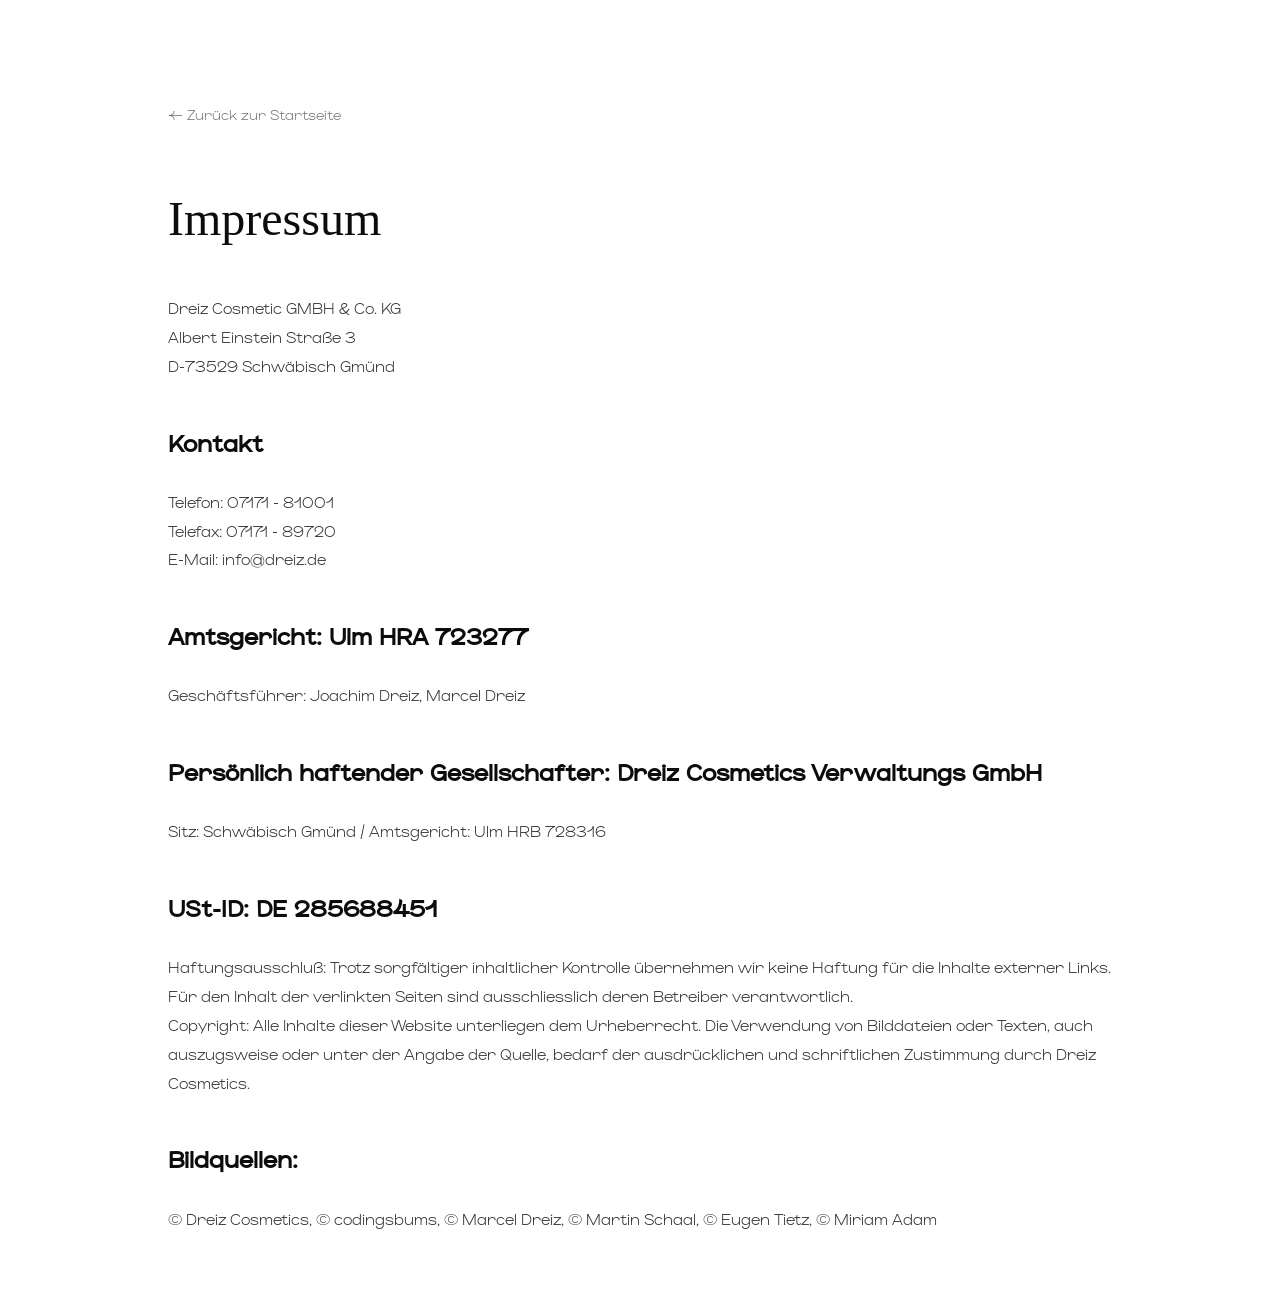
<file: impressum.html>
<!DOCTYPE html>
<html lang="de">

<head>
    <meta charset="UTF-8">
    <meta name="viewport" content="width=device-width, initial-scale=1.0">
    <link rel="stylesheet" href="index.css">
    <title>Impressum - Dreiz Cosmetics</title>
</head>

<body>
    <main class="legal-content">
        <a href="index.html" class="back-link">← Zurück zur Startseite</a>

        <h1>Impressum</h1>

        <p>Dreiz Cosmetic GMBH & Co. KG<br>
            Albert Einstein Straße 3<br>
            D-73529 Schwäbisch Gmünd</p>

        <h2>Kontakt</h2>
        <p>Telefon: 07171 - 81001<br>
            Telefax: 07171 - 89720<br>
            E-Mail: info@dreiz.de</p>

        <h2>Amtsgericht: Ulm HRA 723277</h2>
        <p>Geschäftsführer: Joachim Dreiz, Marcel Dreiz</p>

        <h2>Persönlich haftender Gesellschafter: Dreiz Cosmetics Verwaltungs GmbH</h2>
        <p>Sitz: Schwäbisch Gmünd / Amtsgericht: Ulm HRB 728316<br>

        <h2>USt-ID: DE 285688451</h2>
        <p>Haftungsausschluß:
            Trotz sorgfältiger inhaltlicher Kontrolle übernehmen wir keine Haftung für die Inhalte externer Links. Für
            den Inhalt der verlinkten Seiten sind ausschliesslich deren Betreiber verantwortlich.
        </p>
        <p>
            Copyright:
            Alle Inhalte dieser Website unterliegen dem Urheberrecht.
            Die Verwendung von Bilddateien oder Texten, auch auszugsweise oder unter der Angabe der Quelle, bedarf der
            ausdrücklichen und schriftlichen Zustimmung durch Dreiz Cosmetics.
        </p>
        <h2>Bildquellen:</h2>
        <p>
            © Dreiz Cosmetics, © codingsbums, © Marcel Dreiz, © Martin Schaal, © Eugen Tietz, © Miriam Adam
        </p>
    </main>
</body>

</html>
</file>
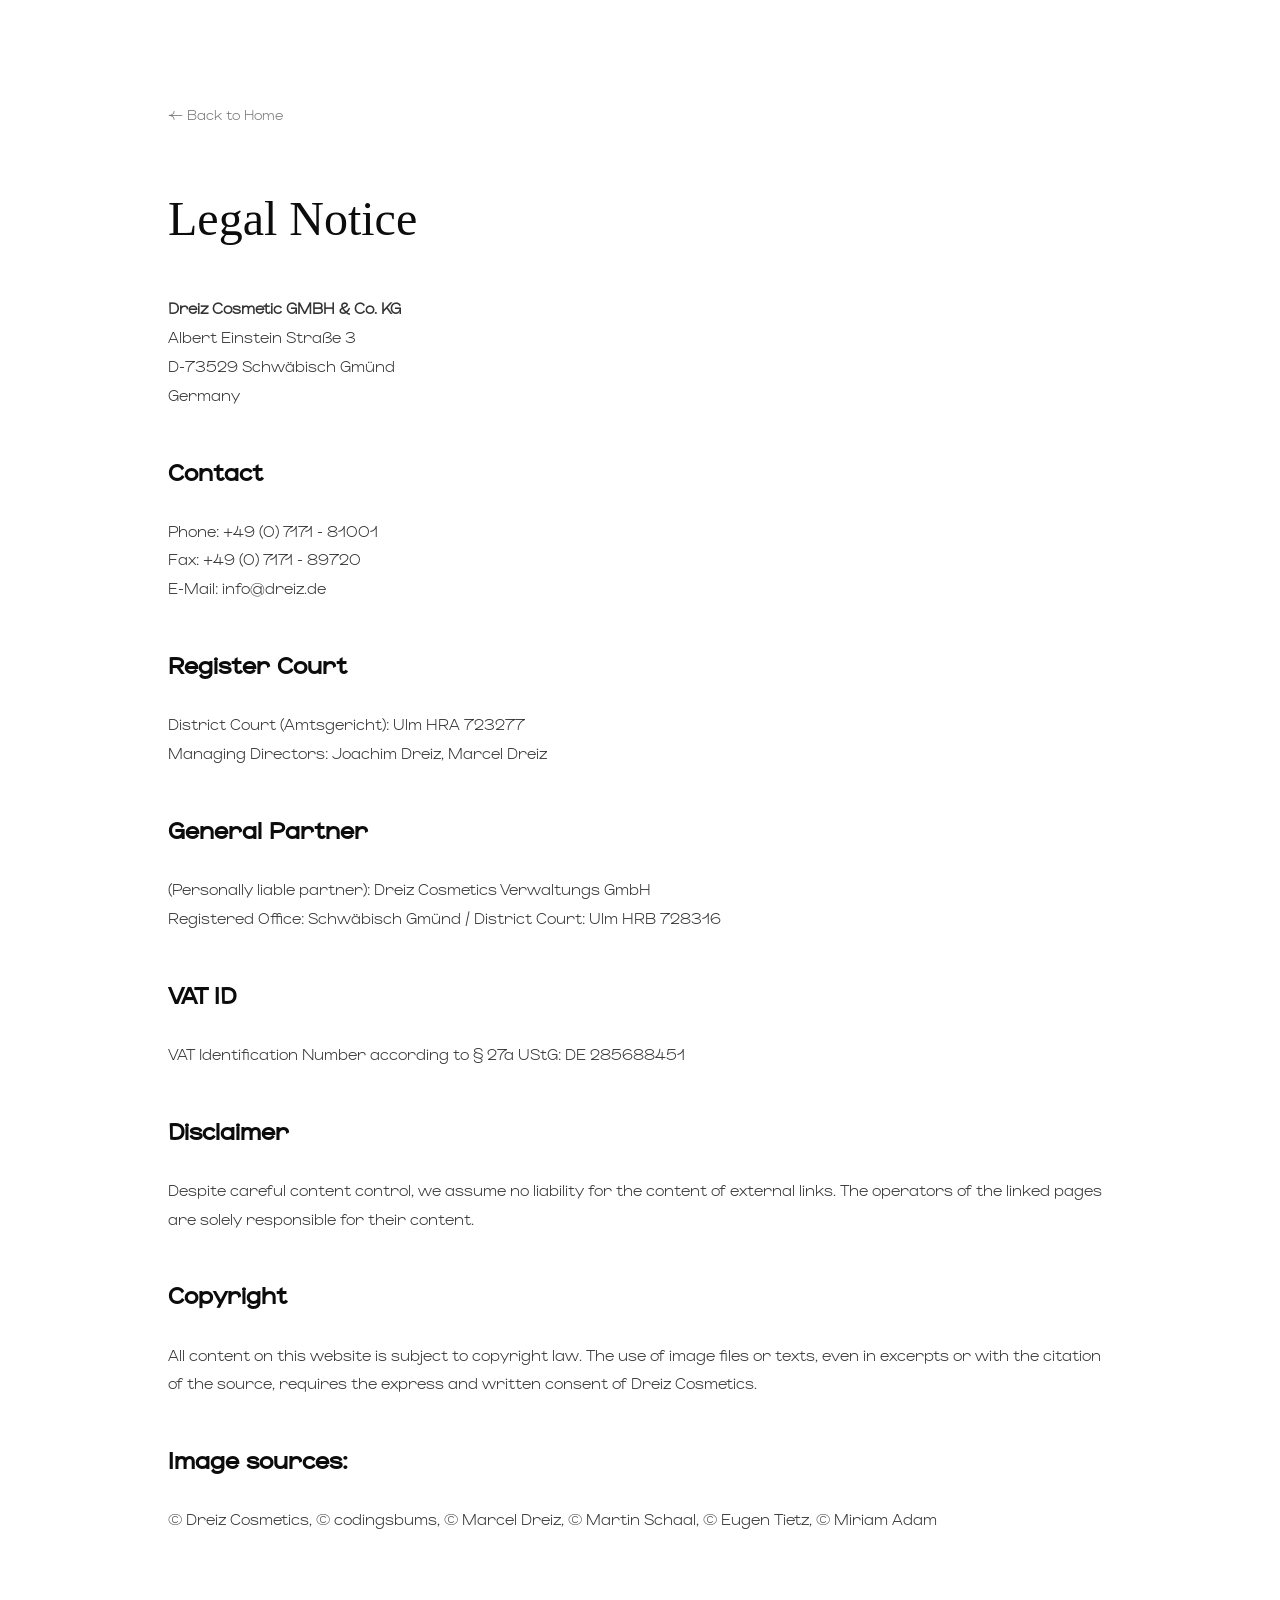
<file: imprint.html>
<!DOCTYPE html>
<html lang="en">

<head>
    <meta charset="UTF-8">
    <meta name="viewport" content="width=device-width, initial-scale=1.0">
    <link rel="stylesheet" href="index.css">
    <title>Legal Notice - Dreiz Cosmetics</title>
</head>

<body>
    <main class="legal-content">
        <a href="index.html" class="back-link">← Back to Home</a>

        <h1>Legal Notice</h1>

        <p>
            <strong>Dreiz Cosmetic GMBH & Co. KG</strong><br>
            Albert Einstein Straße 3<br>
            D-73529 Schwäbisch Gmünd<br>
            Germany
        </p>

        <h2>Contact</h2>
        <p>
            Phone: +49 (0) 7171 - 81001<br>
            Fax: +49 (0) 7171 - 89720<br>
            E-Mail: info@dreiz.de
        </p>

        <h2>Register Court</h2>
        <p>District Court (Amtsgericht): Ulm HRA 723277<br>
            Managing Directors: Joachim Dreiz, Marcel Dreiz</p>

        <h2>General Partner</h2>
        <p>
            (Personally liable partner): Dreiz Cosmetics Verwaltungs GmbH<br>
            Registered Office: Schwäbisch Gmünd / District Court: Ulm HRB 728316
        </p>

        <h2>VAT ID</h2>
        <p>VAT Identification Number according to § 27a UStG: DE 285688451</p>

        <h2>Disclaimer</h2>
        <p>
            Despite careful content control, we assume no liability for the content of external links.
            The operators of the linked pages are solely responsible for their content.
        </p>

        <h2>Copyright</h2>
        <p>
            All content on this website is subject to copyright law.
            The use of image files or texts, even in excerpts or with the citation of the source,
            requires the express and written consent of Dreiz Cosmetics.
        </p>

        <h2>Image sources:</h2>
        <p>
            © Dreiz Cosmetics, © codingsbums, © Marcel Dreiz, © Martin Schaal, © Eugen Tietz, © Miriam Adam
        </p>
    </main>
</body>

</html>
</file>
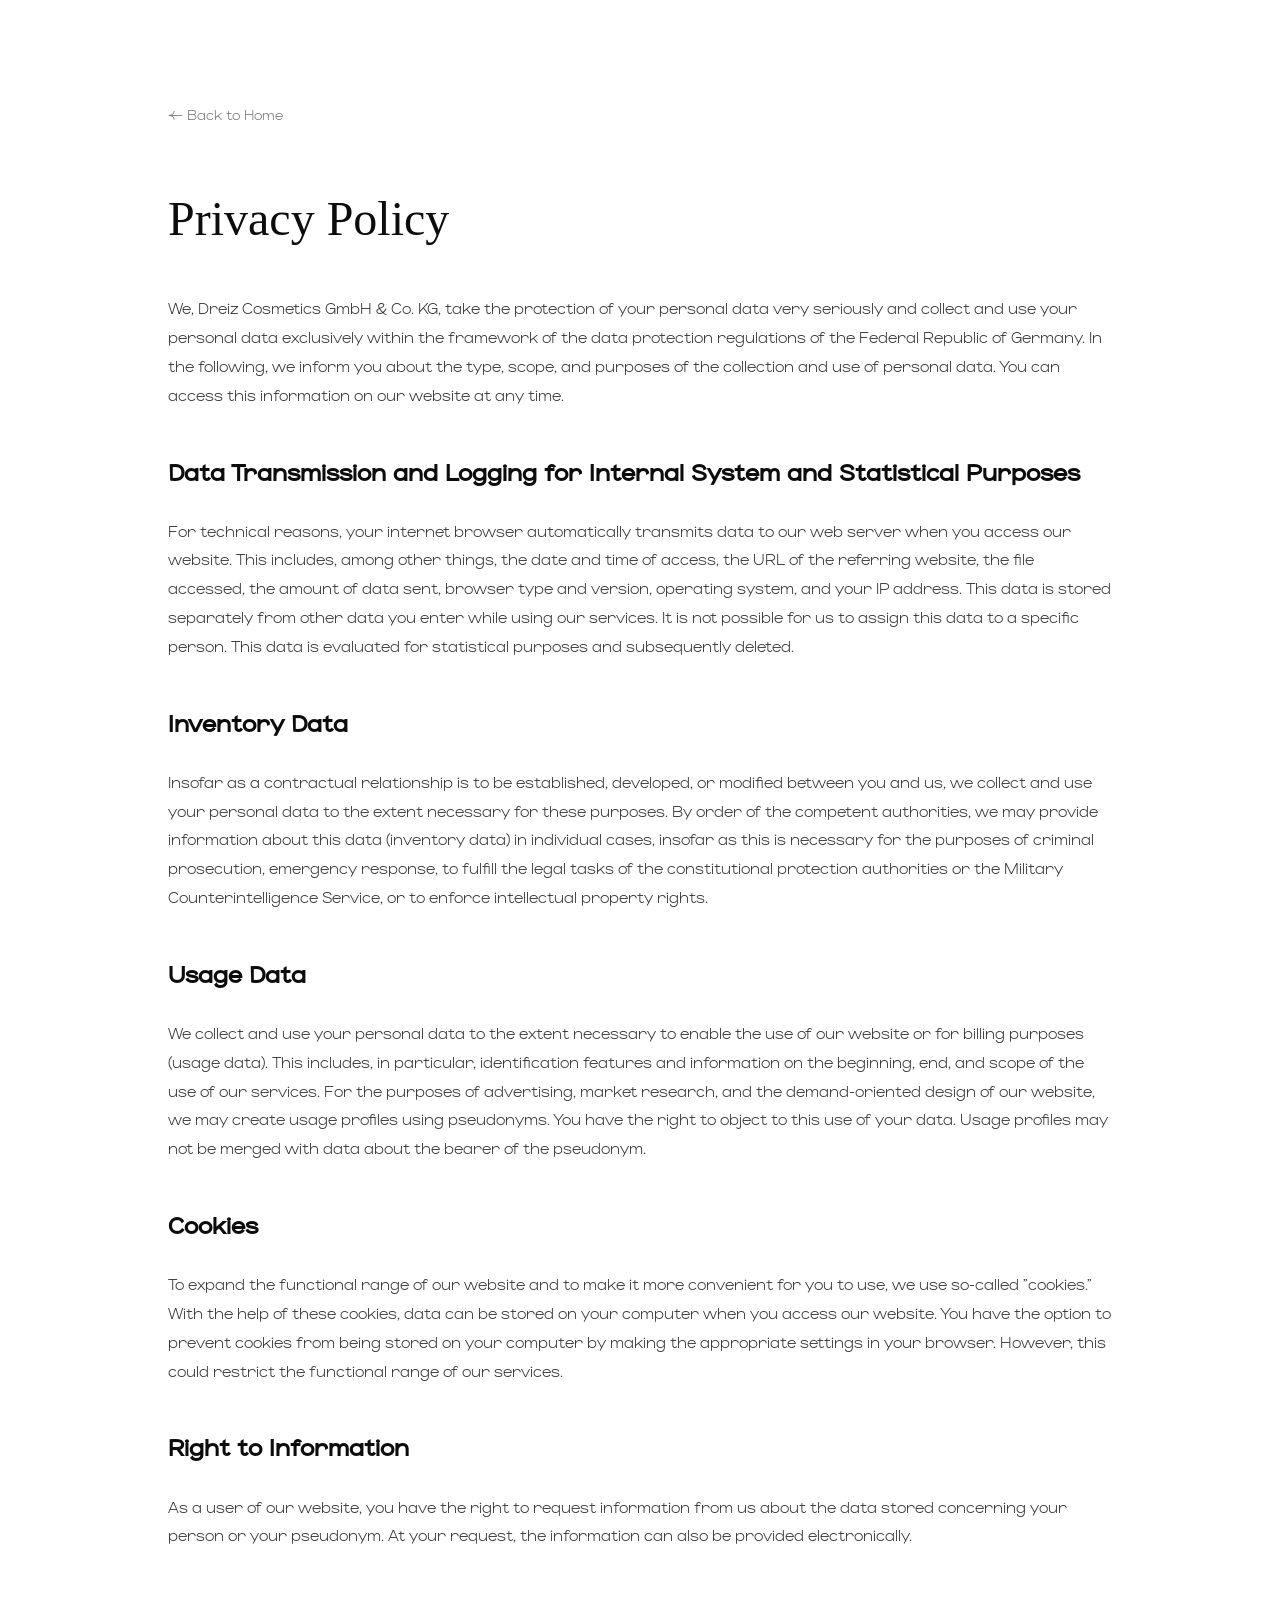
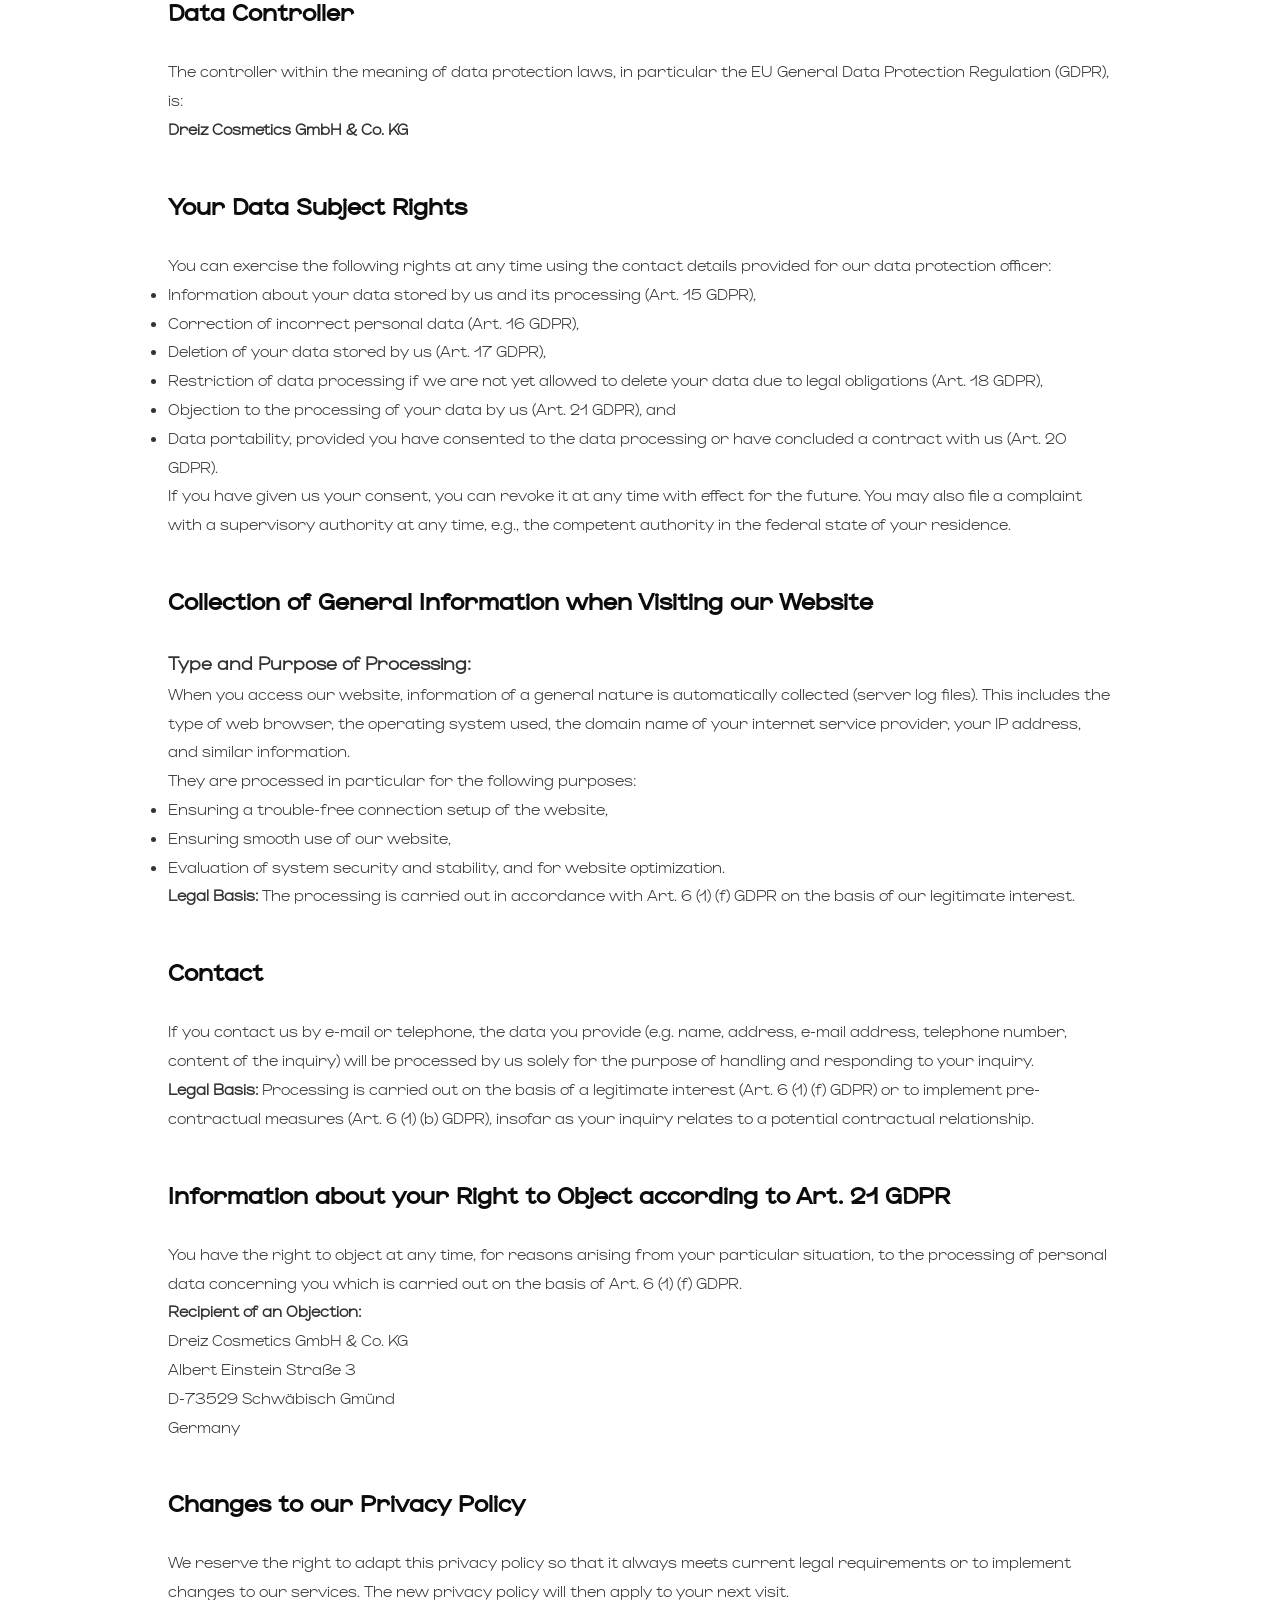
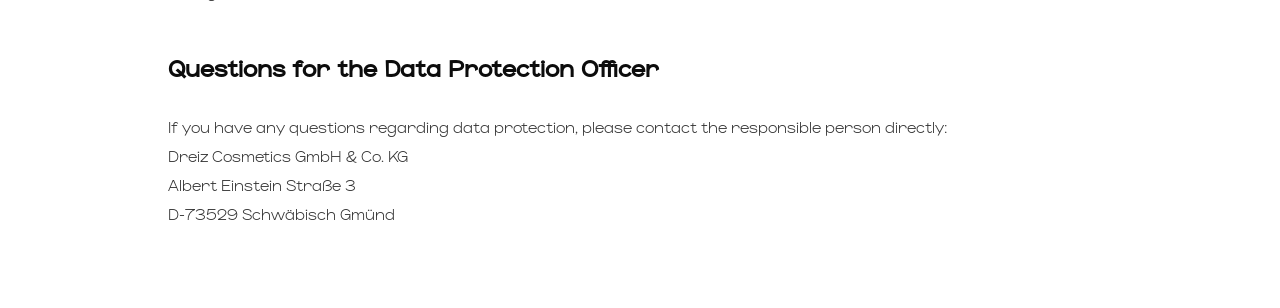
<file: privacy.html>
<!DOCTYPE html>
<html lang="en">

<head>
    <meta charset="UTF-8">
    <meta name="viewport" content="width=device-width, initial-scale=1.0">
    <link rel="stylesheet" href="index.css">
    <title>Privacy Policy - Dreiz Cosmetics</title>
</head>

<body>

    <main class="legal-content">
        <a href="index.html" class="back-link">← Back to Home</a>

        <h1>Privacy Policy</h1>

        <p>We, Dreiz Cosmetics GmbH & Co. KG, take the protection of your personal data very seriously and collect and
            use your personal data exclusively within the framework of the data protection regulations of the Federal
            Republic of Germany. In the following, we inform you about the type, scope, and purposes of the collection
            and use of personal data. You can access this information on our website at any time.</p>

        <h2>Data Transmission and Logging for Internal System and Statistical Purposes</h2>

        <p>For technical reasons, your internet browser automatically transmits data to our web server when you access
            our website. This includes, among other things, the date and time of access, the URL of the referring
            website, the file accessed, the amount of data sent, browser type and version, operating system, and your IP
            address. This data is stored separately from other data you enter while using our services. It is not
            possible for us to assign this data to a specific person. This data is evaluated for statistical purposes
            and subsequently deleted.</p>

        <h2>Inventory Data</h2>

        <p>Insofar as a contractual relationship is to be established, developed, or modified between you and us, we
            collect and use your personal data to the extent necessary for these purposes. By order of the competent
            authorities, we may provide information about this data (inventory data) in individual cases, insofar as
            this is necessary for the purposes of criminal prosecution, emergency response, to fulfill the legal tasks
            of the constitutional protection authorities or the Military Counterintelligence Service, or to enforce
            intellectual property rights.</p>

        <h2>Usage Data</h2>

        <p>We collect and use your personal data to the extent necessary to enable the use of our website or for billing
            purposes (usage data). This includes, in particular, identification features and information on the
            beginning, end, and scope of the use of our services. For the purposes of advertising, market research, and
            the demand-oriented design of our website, we may create usage profiles using pseudonyms. You have the right
            to object to this use of your data. Usage profiles may not be merged with data about the bearer of the
            pseudonym.</p>

        <h2>Cookies</h2>

        <p>To expand the functional range of our website and to make it more convenient for you to use, we use so-called
            "cookies." With the help of these cookies, data can be stored on your computer when you access our website.
            You have the option to prevent cookies from being stored on your computer by making the appropriate settings
            in your browser. However, this could restrict the functional range of our services.</p>

        <h2>Right to Information</h2>

        <p>As a user of our website, you have the right to request information from us about the data stored concerning
            your person or your pseudonym. At your request, the information can also be provided electronically.</p>

        <h2>Data Controller</h2>

        <p>The controller within the meaning of data protection laws, in particular the EU General Data Protection
            Regulation (GDPR), is:</p>
        <p><strong>Dreiz Cosmetics GmbH & Co. KG</strong></p>

        <h2>Your Data Subject Rights</h2>

        <p>You can exercise the following rights at any time using the contact details provided for our data protection
            officer:</p>
        <ul>
            <li>Information about your data stored by us and its processing (Art. 15 GDPR),</li>
            <li>Correction of incorrect personal data (Art. 16 GDPR),</li>
            <li>Deletion of your data stored by us (Art. 17 GDPR),</li>
            <li>Restriction of data processing if we are not yet allowed to delete your data due to legal obligations
                (Art. 18 GDPR),</li>
            <li>Objection to the processing of your data by us (Art. 21 GDPR), and</li>
            <li>Data portability, provided you have consented to the data processing or have concluded a contract with
                us (Art. 20 GDPR).</li>
        </ul>
        <p>If you have given us your consent, you can revoke it at any time with effect for the future. You may also
            file a complaint with a supervisory authority at any time, e.g., the competent authority in the federal
            state of your residence.</p>

        <h2>Collection of General Information when Visiting our Website</h2>

        <h3>Type and Purpose of Processing:</h3>

        <p>When you access our website, information of a general nature is automatically collected (server log files).
            This includes the type of web browser, the operating system used, the domain name of your internet service
            provider, your IP address, and similar information.</p>
        <p>They are processed in particular for the following purposes:</p>
        <ul>
            <li>Ensuring a trouble-free connection setup of the website,</li>
            <li>Ensuring smooth use of our website,</li>
            <li>Evaluation of system security and stability, and for website optimization.</li>
        </ul>
        <p><strong>Legal Basis:</strong> The processing is carried out in accordance with Art. 6 (1) (f) GDPR on the
            basis of our legitimate interest.</p>

        <h2>Contact</h2>

        <p>If you contact us by e-mail or telephone, the data you provide (e.g. name, address, e-mail address, telephone
            number, content of the inquiry) will be processed by us solely for the purpose of handling and responding to
            your inquiry.</p>
        <p><strong>Legal Basis:</strong> Processing is carried out on the basis of a legitimate interest (Art. 6 (1) (f)
            GDPR) or to implement pre-contractual measures (Art. 6 (1) (b) GDPR), insofar as your inquiry relates to a
            potential contractual relationship.</p>


        <h2>Information about your Right to Object according to Art. 21 GDPR</h2>

        <p>You have the right to object at any time, for reasons arising from your particular situation, to the
            processing of personal data concerning you which is carried out on the basis of Art. 6 (1) (f) GDPR.</p>

        <p><strong>Recipient of an Objection:</strong><br>
            Dreiz Cosmetics GmbH & Co. KG<br>
            Albert Einstein Straße 3<br>
            D-73529 Schwäbisch Gmünd<br>
            Germany</p>

        <h2>Changes to our Privacy Policy</h2>

        <p>We reserve the right to adapt this privacy policy so that it always meets current legal requirements or to
            implement changes to our services. The new privacy policy will then apply to your next visit.</p>

        <h2>Questions for the Data Protection Officer</h2>

        <p>If you have any questions regarding data protection, please contact the responsible person directly:</p>
        <p>Dreiz Cosmetics GmbH & Co. KG<br>
            Albert Einstein Straße 3<br>
            D-73529 Schwäbisch Gmünd</p>
    </main>
</body>

</html>
</file>
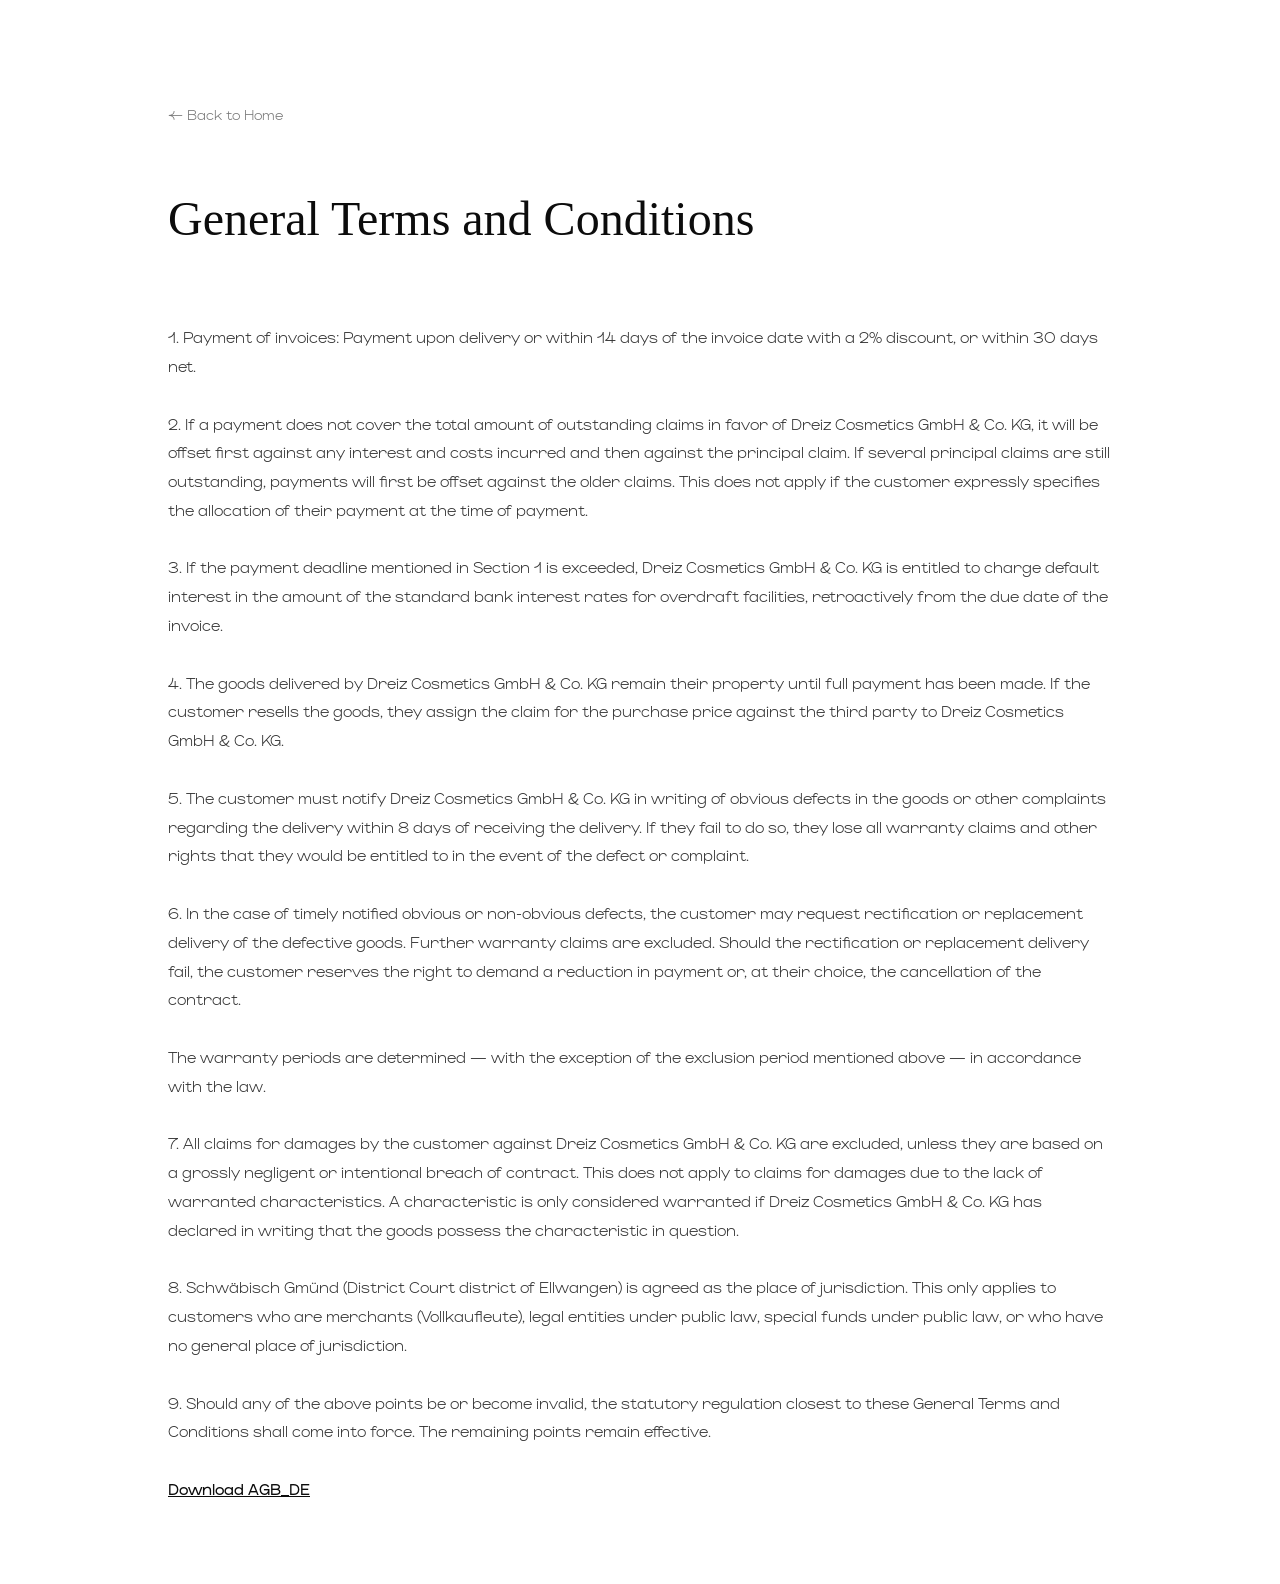
<file: terms.html>
<!DOCTYPE html>
<html lang="en">

<head>
    <meta charset="UTF-8">
    <meta name="viewport" content="width=device-width, initial-scale=1.0">
    <link rel="stylesheet" href="index.css">
    <title>Terms - Dreiz Cosmetics</title>
</head>

<body>

    <main class="legal-content">
        <a href="index.html" class="back-link">← Back to Home</a>

        <h1>General Terms and Conditions</h1>
        <br>
        <p>1. Payment of invoices: Payment upon delivery or within 14 days of the invoice date with a 2% discount, or
            within 30 days net.</p>
        <br>
        <p>2. If a payment does not cover the total amount of outstanding claims in favor of Dreiz Cosmetics GmbH & Co.
            KG, it will be offset first against any interest and costs incurred and then against the principal claim. If
            several principal claims are still outstanding, payments will first be offset against the older claims. This
            does not apply if the customer expressly specifies the allocation of their payment at the time of payment.
        </p>
        <br>
        <p>3. If the payment deadline mentioned in Section 1 is exceeded, Dreiz Cosmetics GmbH & Co. KG is entitled to
            charge default interest in the amount of the standard bank interest rates for overdraft facilities,
            retroactively from the due date of the invoice.</p>
        <br>
        <p>4. The goods delivered by Dreiz Cosmetics GmbH & Co. KG remain their property until full payment has been
            made. If the customer resells the goods, they assign the claim for the purchase price against the third
            party to Dreiz Cosmetics GmbH & Co. KG.</p>
        <br>
        <p>5. The customer must notify Dreiz Cosmetics GmbH & Co. KG in writing of obvious defects in the goods or other
            complaints regarding the delivery within 8 days of receiving the delivery. If they fail to do so, they lose
            all warranty claims and other rights that they would be entitled to in the event of the defect or complaint.
        </p>
        <br>
        <p>6. In the case of timely notified obvious or non-obvious defects, the customer may request rectification or
            replacement delivery of the defective goods. Further warranty claims are excluded. Should the rectification
            or replacement delivery fail, the customer reserves the right to demand a reduction in payment or, at their
            choice, the cancellation of the contract.</p>
        <br>
        <p>The warranty periods are determined — with the exception of the exclusion period mentioned above — in
            accordance with the law.</p>
        <br>
        <p>7. All claims for damages by the customer against Dreiz Cosmetics GmbH & Co. KG are excluded, unless they are
            based on a grossly negligent or intentional breach of contract. This does not apply to claims for damages
            due to the lack of warranted characteristics. A characteristic is only considered warranted if Dreiz
            Cosmetics GmbH & Co. KG has declared in writing that the goods possess the characteristic in question.</p>
        <br>
        <p>8. Schwäbisch Gmünd (District Court district of Ellwangen) is agreed as the place of jurisdiction. This only
            applies to customers who are merchants (Vollkaufleute), legal entities under public law, special funds under
            public law, or who have no general place of jurisdiction.</p>
        <br>
        <p>9. Should any of the above points be or become invalid, the statutory regulation closest to these General
            Terms and Conditions shall come into force. The remaining points remain effective.</p>
        <br>
        <a href="Downloads/Dreiz Cosmetics GmbH & CoKG AGB_DE.pdf" download class="AGB-Download-link">Download
            AGB_DE</a>
        <br>

    </main>
</body>

</html>
</file>
<file: index.css>
/* =====================================================
   DREIZ COSMETICS — Precision Luxury Design System
   Palette: #0C0C0C · #F5F0E8 · #C8A96E · #1A1A1A
   ===================================================== */

:root {
  --black: #0C0C0C;
  --ivory: #F5F0E8;
  --gold: #C8A96E;
  --gold-light: #E0C88A;
  --gold-dark: #9A7A42;
  --white: #FFFFFF;
  --text: #1A1A1A;
  --text-muted: #555;
  --font-serif: 'Cormorant Garamond', serif;
}

* {
  margin: 0;
  padding: 0;
  box-sizing: border-box;
}

a {
  text-decoration: none;
  color: inherit;
}

.visually-hidden {
  position: absolute;
  width: 1px;
  height: 1px;
  margin: -1px;
  padding: 0;
  overflow: hidden;
  clip: rect(0, 0, 0, 0);
  border: 0;
}


/* =====================================================
   GLOBAL FONTS
   ===================================================== */
@font-face {
  font-family: zoompronormallight;
  src: url(Fonts/ZoomPro-NormalLight.otf);
}

@font-face {
  font-family: zoompronormalregular;
  src: url(Fonts/ZoomPro-NormalRegular.otf);
}

@font-face {
  font-family: zoompronormalmedium;
  src: url(Fonts/ZoomPro-NormalMedium.otf);
}

@font-face {
  font-family: zoomprocompactregular;
  src: url(Fonts/ZoomPro-CompactRegular.otf);
}

@font-face {
  font-family: zoomprocompactlight;
  src: url(Fonts/ZoomPro-CompactLight.otf);
}

body {
  font-size: 16px;
  overflow-x: hidden;
  background-color: var(--white);
  color: var(--text);
}


/* =====================================================
   NAVIGATION
   ===================================================== */
header {
  max-width: 100%;
  min-height: 100vh;
  display: flex;
  align-items: center;
  justify-content: center;
  position: relative;
  background-image: url(Photos/Hero_Photo01.jpg);
  background-position: center center;
  background-repeat: no-repeat;
  background-size: cover;
}

/* Dark cinematic overlay */
header::before {
  content: '';
  position: absolute;
  inset: 0;
  background: linear-gradient(to bottom,
      rgba(0, 0, 0, 0.45) 0%,
      rgba(0, 0, 0, 0.25) 40%,
      rgba(0, 0, 0, 0.65) 100%);
  z-index: 1;
}

.nav {
  display: flex;
  justify-content: space-between;
  align-items: center;
  padding: 0 5%;
  position: fixed;
  top: 0;
  left: 0;
  width: 100%;
  height: 72px;
  z-index: 1000;
  background-color: transparent;
  border-bottom: 1px solid rgba(255, 255, 255, 0);
  transition: background-color 0.4s ease, border-color 0.4s ease, height 0.3s ease;
}

.nav.scrolled {
  height: 64px;
  background-color: var(--black);
  border-bottom: 1px solid rgba(200, 169, 110, 0.2);
  box-shadow: 0 4px 30px rgba(0, 0, 0, 0.5);
}

.nav-links-wrapper {
  flex-grow: 1;
  display: flex;
  justify-content: center;
}

.nav_links {
  display: flex;
  list-style: none;
  gap: 4vw;
}

.nav_links a {
  color: rgba(255, 255, 255, 0.85);
  text-decoration: none;
  font-family: zoompronormalmedium;
  font-size: 0.8rem;
  text-transform: uppercase;
  letter-spacing: 3px;
  padding-bottom: 4px;
  border-bottom: 1px solid transparent;
  transition: color 0.3s ease, border-color 0.3s ease;
}

.nav_links a:hover {
  color: var(--gold);
  border-bottom-color: var(--gold);
}

/* Burger */
.burger-menu {
  display: none;
  flex-direction: column;
  gap: 5px;
  cursor: pointer;
  z-index: 1001;
  order: 3;
}

.burger-menu span {
  background-color: #fff;
  width: 28px;
  height: 2px;
  transition: 0.3s;
}

/* Language switch */
.nav-controls {
  display: flex;
  align-items: center;
  gap: 20px;
}

.lang-switch {
  display: flex;
  align-items: center;
  gap: 8px;
  font-family: zoomprocompactregular;
  font-size: 0.75rem;
  color: rgba(255, 255, 255, 0.6);
  letter-spacing: 2px;
}

.lang-link {
  color: rgba(255, 255, 255, 0.45);
  text-decoration: none;
  border-bottom: 1px solid transparent;
  padding-bottom: 2px;
  transition: all 0.3s ease;
  cursor: pointer;
}

.lang-link.active {
  color: var(--gold);
  border-bottom: 1px solid var(--gold);
}


/* =====================================================
   LOGO
   ===================================================== */
.logo {
  z-index: 5;
  left: 50%;
  top: 44%;
  transform: translate(-50%, -50%);
  width: 72%;
  max-width: 1100px;
  position: absolute;
  pointer-events: none;
  filter: brightness(0) invert(1);
  opacity: 0.95;
}


/* =====================================================
   HERO TAGLINE
   ===================================================== */
.hero-tagline {
  position: absolute;
  bottom: 22%;
  left: 50%;
  transform: translateX(-50%);
  z-index: 5;
  display: flex;
  align-items: center;
  gap: 20px;
  white-space: nowrap;
}

.hero-tagline p {
  font-family: zoomprocompactregular;
  font-size: clamp(0.55rem, 1.2vw, 0.75rem);
  color: rgba(255, 255, 255, 0.65);
  letter-spacing: 4px;
  text-transform: uppercase;
}

.hero-tagline-line {
  display: block;
  width: clamp(30px, 6vw, 80px);
  height: 1px;
  background: rgba(200, 169, 110, 0.6);
}

/* Scroll cue arrow */
.hero-scroll-cue {
  position: absolute;
  bottom: 40px;
  left: 50%;
  transform: translateX(-50%);
  z-index: 5;
  display: flex;
  flex-direction: column;
  align-items: center;
  gap: 6px;
  animation: scrollBounce 2s ease-in-out infinite;
}

.scroll-arrow {
  width: 18px;
  height: 18px;
  border-right: 1px solid rgba(200, 169, 110, 0.7);
  border-bottom: 1px solid rgba(200, 169, 110, 0.7);
  transform: rotate(45deg);
}

@keyframes scrollBounce {

  0%,
  100% {
    transform: translateX(-50%) translateY(0);
    opacity: 0.7;
  }

  50% {
    transform: translateX(-50%) translateY(8px);
    opacity: 1;
  }
}


/* =====================================================
   PRODUCTS & ABOUT SECTIONS
   ===================================================== */
.products-container,
.about-container {
  min-height: 100vh;
  display: grid;
  grid-template-columns: 1fr 1fr;
  align-items: center;
  margin: 0 6%;
  grid-gap: 5vw;
}

/* Products section — warm ivory bg */
.products-container {
  position: relative;
}

section:has(.products-container) {
  background-color: var(--ivory);
}

.intro-about {
  background-color: var(--white);
}

.products-image img,
.about-image img {
  max-width: 80%;
  height: auto;
  display: block;
  margin: 0 auto;
  border-radius: 2px;
  box-shadow: 0 20px 60px rgba(0, 0, 0, 0.12);
  transition: box-shadow 0.4s ease, transform 0.4s ease;
}

.products-image img:hover,
.about-image img:hover {
  box-shadow: 0 28px 80px rgba(0, 0, 0, 0.18);
  transform: translateY(-4px);
}

.products-text,
.about-text {
  padding: 3em 0;
}

/* Gold accent bar above h2 */
.products-text h2::before,
.about-text h2::before {
  content: '';
  display: block;
  width: 36px;
  height: 1px;
  background: var(--gold);
  margin-bottom: 18px;
}

.products-text h2,
.about-text h2 {
  font-family: var(--font-serif);
  font-weight: 300;
  font-size: clamp(2.2rem, 6vw, 4rem);
  letter-spacing: 1px;
  color: var(--black);
  margin-bottom: 0.15em;
  line-height: 1.1;
}

.products-text h3,
.about-text h3 {
  font-family: zoomprocompactregular;
  font-size: clamp(0.65rem, 1.5vw, 0.8rem);
  letter-spacing: 4px;
  margin-bottom: 2em;
  color: var(--gold);
  text-transform: uppercase;
}

.products-text p,
.about-text p {
  font-family: zoomprocompactlight;
  font-size: 1rem;
  line-height: 1.85;
  margin-bottom: 1em;
  color: var(--text-muted);
}

/* CTA Download Links */
.products-text a,
.about-text a {
  display: inline-flex;
  align-items: center;
  gap: 8px;
  color: var(--black);
  text-decoration: none;
  font-family: zoomprocompactregular;
  font-size: 0.78rem;
  letter-spacing: 2.5px;
  text-transform: uppercase;
  border-bottom: 1px solid var(--gold);
  margin-top: 1.8em;
  margin-right: 2em;
  padding-bottom: 6px;
  transition: color 0.3s ease, border-color 0.3s ease;
}

.products-text a:hover,
.about-text a:hover {
  color: var(--gold-dark);
  border-bottom-color: var(--gold-dark);
}


/* =====================================================
   TRUST BAR
   ===================================================== */
.trust-bar {
  background-color: var(--black);
  padding: 4.5rem 6%;
}

.trust-bar-inner {
  max-width: 900px;
  margin: 0 auto;
  display: flex;
  justify-content: center;
  align-items: center;
  gap: 0;
}

.trust-item {
  flex: 1;
  display: flex;
  flex-direction: column;
  align-items: center;
  text-align: center;
  gap: 10px;
}

.trust-number {
  font-family: var(--font-serif);
  font-size: clamp(2rem, 4vw, 3.2rem);
  font-weight: 300;
  color: var(--gold);
  line-height: 1;
  letter-spacing: 2px;
}

.trust-label {
  font-family: zoomprocompactregular;
  font-size: 0.68rem;
  letter-spacing: 3.5px;
  text-transform: uppercase;
  color: rgba(245, 240, 232, 0.5);
}

.trust-divider {
  width: 1px;
  height: 60px;
  background: rgba(200, 169, 110, 0.25);
  flex-shrink: 0;
  margin: 0 4%;
}


/* =====================================================
   TEAM SECTION
   ===================================================== */
.about-text {
  order: 1;
}

.about-image {
  order: 2;
}

.team-dreiz {
  background-color: var(--black);
  padding: 6rem 2rem;
  display: flex;
  flex-wrap: wrap;
  justify-content: center;
  gap: 3rem;
  position: relative;
}

/* Subtle gold top border */
.team-dreiz::before {
  content: '';
  position: absolute;
  top: 0;
  left: 10%;
  right: 10%;
  height: 1px;
  background: linear-gradient(to right, transparent, var(--gold), transparent);
}

.team-photo {
  text-align: center;
  max-width: 280px;
}

.team-id img {
  width: 100%;
  height: 380px;
  object-fit: cover;
  margin-bottom: 1.2rem;
  filter: grayscale(20%);
  border: 1px solid rgba(200, 169, 110, 0.15);
  transition: filter 0.4s ease, border-color 0.4s ease, transform 0.4s ease;
}

.team-id img:hover {
  filter: grayscale(0%);
  border-color: rgba(200, 169, 110, 0.55);
  transform: translateY(-4px);
}

.team-photo h4 {
  font-family: var(--font-serif);
  font-weight: 400;
  font-size: 1.25rem;
  letter-spacing: 1px;
  color: var(--ivory);
  margin-bottom: 4px;
}

.team-photo p {
  font-family: zoomprocompactregular;
  font-size: 0.65rem;
  letter-spacing: 3px;
  text-transform: uppercase;
  color: var(--gold);
}


/* =====================================================
   CONTACT SECTION
   ===================================================== */
.contact-container {
  min-height: 100vh;
  background-image: url(Photos/Contact_Photo01.jpg);
  background-position: center;
  background-size: cover;
  position: relative;
  display: flex;
  justify-content: flex-end;
  align-items: center;
  padding: 5%;
}

/* Dark overlay for contact bg */
.contact-container::before {
  content: '';
  position: absolute;
  inset: 0;
  background: rgba(0, 0, 0, 0.45);
}

.contact-information {
  position: relative;
  z-index: 2;
  /* Refined dark glassmorphism */
  background: rgba(12, 12, 12, 0.55);
  backdrop-filter: blur(18px);
  -webkit-backdrop-filter: blur(18px);
  border: 1px solid rgba(200, 169, 110, 0.3);
  box-shadow: 0 24px 64px rgba(0, 0, 0, 0.5), inset 0 1px 0 rgba(255, 255, 255, 0.05);
  padding: 3.5rem;
  color: var(--ivory);
  text-align: center;
  border-radius: 2px;
  max-width: 500px;
}

.contact-information h5 {
  font-family: var(--font-serif);
  font-weight: 300;
  font-size: clamp(1.8rem, 4vw, 2.8rem);
  letter-spacing: 2px;
  margin-bottom: 1.2rem;
  color: var(--ivory);
}

.contact-information h5::after {
  content: '';
  display: block;
  width: 32px;
  height: 1px;
  background: var(--gold);
  margin: 12px auto 0;
}

.contact-information p {
  font-family: zoomprocompactlight;
  font-size: 0.9rem;
  line-height: 1.8;
  color: rgba(245, 240, 232, 0.7);
}

.contact-information p a {
  color: var(--ivory) !important;
  text-decoration: none !important;
  border-bottom: 1px solid rgba(200, 169, 110, 0.4);
  transition: border-color 0.3s ease, color 0.3s ease;
}

.contact-information p a:hover {
  color: var(--gold) !important;
  border-bottom-color: var(--gold);
}

/* Form inputs */
.input-box-name,
.input-box-email,
.input-box-message {
  margin-top: 0.75rem;
  margin-bottom: 0.75rem;
}

.input-box-message {
  resize: vertical;
  min-height: 80px;
}

.input-box-message textarea {
  width: 100%;
  height: 90px;
}

.contact-input,
.contact-text-area {
  width: 100%;
  font-family: zoomprocompactlight;
  font-size: 0.9rem;
  padding: 12px 4px;
  background: transparent;
  border: none;
  border-bottom: 1px solid rgba(200, 169, 110, 0.3);
  color: var(--ivory);
  outline: none;
  transition: border-color 0.3s ease;
  border-radius: 0;
}

.contact-input::placeholder,
.contact-text-area::placeholder {
  color: rgba(245, 240, 232, 0.35);
  font-family: zoomprocompactlight;
  letter-spacing: 1.5px;
  font-size: 0.82rem;
  text-transform: uppercase;
}

.contact-input:focus,
.contact-text-area:focus {
  border-bottom-color: var(--gold);
}

/* Gold submit button */
.button {
  margin-top: 1rem;
}

.glass-button {
  display: inline-block;
  padding: 14px 36px;
  background: var(--gold);
  border: 1px solid var(--gold);
  border-radius: 0;
  color: var(--black) !important;
  font-family: zoompronormalmedium;
  font-size: 0.72rem;
  letter-spacing: 3px;
  text-transform: uppercase;
  cursor: pointer;
  transition: background 0.35s ease, color 0.35s ease, transform 0.3s ease, box-shadow 0.3s ease;
}

.glass-button:hover {
  background: transparent;
  color: var(--gold) !important;
  transform: translateY(-2px);
  box-shadow: 0 8px 24px rgba(200, 169, 110, 0.2);
}

.glass-button:active {
  transform: translateY(0);
}

.contact-link {
  color: var(--ivory) !important;
}


/* =====================================================
   FOOTER
   ===================================================== */
.footer {
  padding: 2rem 3rem;
  display: flex;
  justify-content: space-between;
  align-items: center;
  background: var(--black);
  font-family: zoompronormallight;
  font-size: 0.78rem;
  letter-spacing: 1px;
  border-top: 1px solid rgba(200, 169, 110, 0.2);
}

.footer p,
.footer span {
  color: rgba(245, 240, 232, 0.45);
}

.footer a,
.impressum p a,
.credit-link {
  color: rgba(245, 240, 232, 0.6) !important;
  text-decoration: none !important;
  transition: color 0.3s ease;
}

.footer a:hover,
.impressum p a:hover {
  color: var(--gold) !important;
}

.credit-link:hover {
  color: var(--gold) !important;
}


/* =====================================================
   LEGAL PAGES
   ===================================================== */
.legal-content {
  padding: 100px 10% 80px 10%;
  font-family: zoompronormallight;
  line-height: 1.8;
  color: #333;
  max-width: 1200px;
  margin: 0 auto;
}

.legal-content h1 {
  font-family: var(--font-serif);
  font-weight: 300;
  font-size: clamp(2rem, 5vw, 3rem);
  margin-bottom: 2rem;
  color: var(--black);
}

.legal-content h2 {
  font-family: zoompronormalregular;
  font-size: 1.5rem;
  margin-top: 2.5rem;
  margin-bottom: 1rem;
  color: var(--black);
  padding-bottom: 0.5rem;
}

.back-link {
  display: inline-block;
  margin-bottom: 3rem;
  text-decoration: none;
  color: #777;
  font-size: 0.9rem;
  transition: color 0.3s;
}

.back-link:hover {
  color: var(--gold);
}

.AGB-Download-link {
  font-family: zoompronormalregular;
  font-size: 1rem;
  color: var(--black);
  text-decoration: underline;
}


/* =====================================================
   KERACIN PRODUCT CAROUSEL
   ===================================================== */
.keracin-section {
  background-color: var(--black);
  padding: 6rem 0 5rem;
  overflow: hidden;
  position: relative;
}

/* Subtle top border */
.keracin-section::before {
  content: '';
  position: absolute;
  top: 0;
  left: 10%;
  right: 10%;
  height: 1px;
  background: linear-gradient(to right, transparent, rgba(200, 169, 110, 0.4), transparent);
}

.keracin-header {
  text-align: center;
  margin-bottom: 4rem;
  padding: 0 6%;
}

.keracin-header h2 {
  font-family: var(--font-serif);
  font-weight: 300;
  font-size: clamp(2.4rem, 6vw, 4.2rem);
  letter-spacing: 2px;
  color: var(--ivory);
  line-height: 1.1;
  margin-bottom: 0.3em;
}

/* Gold accent bar above h2 */
.keracin-header h2::before {
  content: '';
  display: block;
  width: 36px;
  height: 1px;
  background: var(--gold);
  margin: 0 auto 18px;
}

.keracin-header h3 {
  font-family: zoomprocompactregular;
  font-size: clamp(0.6rem, 1.5vw, 0.75rem);
  letter-spacing: 4px;
  color: var(--gold);
  text-transform: uppercase;
}

/* Carousel layout */
.carousel-wrapper {
  display: flex;
  align-items: center;
  gap: 0;
  position: relative;
  padding: 0 80px;
}

.carousel-track-outer {
  flex: 1;
  overflow: hidden;
}

.carousel-track {
  display: flex;
  list-style: none;
  transition: transform 0.55s cubic-bezier(0.4, 0, 0.2, 1);
  will-change: transform;
}

.carousel-slide {
  min-width: 100%;
  padding: 0 6%;
}

/* Product card */
.product-card {
  display: grid;
  grid-template-columns: 1fr 1fr;
  align-items: center;
  gap: 6vw;
}

.product-card__image {
  display: flex;
  align-items: center;
  justify-content: center;
}

.product-card__image img {
  max-width: 85%;
  max-height: 460px;
  width: auto;
  height: auto;
  object-fit: contain;
  display: block;
  margin: 0 auto;
  filter: drop-shadow(0 24px 48px rgba(0, 0, 0, 0.6));
  transition: transform 0.5s ease, filter 0.5s ease;
}

.carousel-slide.is-active .product-card__image img {
  animation: productReveal 0.6s ease forwards;
}

@keyframes productReveal {
  from {
    transform: translateY(12px);
    opacity: 0.7;
  }

  to {
    transform: translateY(0);
    opacity: 1;
  }
}

.product-card__image img:hover {
  transform: scale(1.03) translateY(-4px);
  filter: drop-shadow(0 32px 64px rgba(0, 0, 0, 0.7));
}

/* Featured (tall bottle) */
.product-card__image--featured img {
  max-height: 520px;
}

/* Text side */
.product-card__text {
  padding: 3rem 0;
}

.product-card__label {
  font-family: zoomprocompactregular;
  font-size: 0.68rem;
  letter-spacing: 4px;
  text-transform: uppercase;
  color: var(--gold);
  margin-bottom: 1em;
}

.product-card__name {
  font-family: var(--font-serif);
  font-weight: 300;
  font-size: clamp(1.6rem, 3.5vw, 2.6rem);
  color: var(--ivory);
  line-height: 1.2;
  margin-bottom: 1.2em;
  letter-spacing: 1px;
}

.product-card__desc {
  font-family: zoomprocompactlight;
  font-size: 1rem;
  line-height: 1.85;
  color: rgba(245, 240, 232, 0.55);
  max-width: 420px;
}

/* Carousel arrow buttons */
.carousel-btn {
  flex-shrink: 0;
  width: 48px;
  height: 48px;
  background: transparent;
  border: 1px solid rgba(200, 169, 110, 0.3);
  cursor: pointer;
  display: flex;
  align-items: center;
  justify-content: center;
  transition: border-color 0.3s ease, background 0.3s ease;
  position: relative;
  z-index: 10;
}

.carousel-btn:hover {
  border-color: var(--gold);
  background: rgba(200, 169, 110, 0.08);
}

.carousel-btn span {
  display: block;
  width: 10px;
  height: 10px;
  border-right: 1px solid rgba(200, 169, 110, 0.8);
  border-bottom: 1px solid rgba(200, 169, 110, 0.8);
}

.carousel-btn--prev span {
  transform: rotate(135deg) translate(-2px, -2px);
}

.carousel-btn--next span {
  transform: rotate(-45deg) translate(-2px, -2px);
}

/* Dot indicators */
.carousel-dots {
  display: flex;
  justify-content: center;
  gap: 14px;
  margin-top: 3rem;
}

.carousel-dot {
  width: 6px;
  height: 6px;
  border-radius: 50%;
  background: rgba(200, 169, 110, 0.2);
  border: 1px solid rgba(200, 169, 110, 0.4);
  cursor: pointer;
  transition: background 0.3s ease, transform 0.3s ease, border-color 0.3s ease;
  padding: 0;
}

.carousel-dot.active {
  background: var(--gold);
  border-color: var(--gold);
  transform: scale(1.4);
}

/* Responsive carousel */
@media (max-width: 900px) {
  .carousel-wrapper {
    padding: 0 48px;
  }

  .product-card {
    grid-template-columns: 1fr;
    text-align: center;
    gap: 2rem;
  }

  .product-card__image {
    order: 1;
  }

  .product-card__text {
    order: 2;
    padding: 0 0 2rem;
  }

  .product-card__desc {
    margin: 0 auto;
  }
}

@media (max-width: 600px) {
  .carousel-wrapper {
    padding: 0 32px;
  }

  .carousel-btn {
    width: 36px;
    height: 36px;
  }

  .product-card__image img {
    max-height: 300px;
  }
}

/* =====================================================
   ACCESSIBILITY
   ===================================================== */
.skip-link {
  position: absolute;
  left: -999px;
  top: 10px;
  background: var(--black);
  color: var(--ivory);
  padding: 0.5rem 1rem;
  z-index: 2000;
}

.skip-link:focus {
  left: 10px;
}

.nav_links a:focus,
.footer a:focus,
.impressum p a:focus,
.lang-link:focus,
.burger-menu:focus,
.glass-button:focus,
.contact-information p a:focus {
  outline: 2px solid var(--gold);
  outline-offset: 3px;
}


/* =====================================================
   MEDIA QUERIES
   ===================================================== */

/* iPad portrait / small tablet */
@media only screen and (max-width: 1024px) and (orientation: portrait) {
  .logo {
    top: 22% !important;
    left: 50%;
    transform: translate(-50%, -50%);
    width: 72%;
    max-width: 600px;
  }

  header {
    background-position: center 20%;
  }

  .hero-tagline {
    bottom: 18%;
  }
}

@media only screen and (min-width: 1025px) and (max-width: 1366px) and (orientation: portrait) {
  .logo {
    top: 22% !important;
    width: 60%;
  }
}

/* Tablet / stacked layout */
@media (max-width: 900px) {

  .products-container,
  .about-container {
    grid-template-columns: 1fr;
    text-align: center;
    padding-top: 100px;
  }

  .products-text h2::before,
  .about-text h2::before {
    margin: 0 auto 18px;
  }

  .about-text {
    order: 2;
  }

  .about-image {
    order: 1;
  }

  .trust-bar-inner {
    flex-direction: column;
    gap: 2.5rem;
  }

  .trust-divider {
    width: 60px;
    height: 1px;
    margin: 0;
  }

  .products-text a,
  .about-text a {
    margin-right: 1em;
  }
}

/* Mobile nav */
@media only screen and (max-width: 800px) {
  .nav {
    height: 48px;
    display: flex;
    align-items: center;
    justify-content: center;
    padding: 0 20px;
    position: fixed;
    background-color: rgba(12, 12, 12, 0.9);
  }

  .lang-switch {
    position: absolute;
    left: 20px;
    top: 50%;
    transform: translateY(-50%);
    font-size: 0.75rem;
    z-index: 1600;
  }

  .burger-menu {
    display: flex;
    position: absolute;
    right: 20px;
    top: 50%;
    transform: translateY(-50%);
    z-index: 2000;
  }

  .nav-links-wrapper {
    position: fixed;
    top: 0;
    right: -100%;
    width: 100%;
    height: 100vh;
    background: rgba(12, 12, 12, 0.98);
    backdrop-filter: blur(20px);
    -webkit-backdrop-filter: blur(20px);
    display: flex;
    justify-content: center;
    align-items: center;
    transition: 0.5s ease-in-out;
    z-index: 1500;
  }

  .nav-links-wrapper.active {
    right: 0;
  }

  .nav_links {
    flex-direction: column;
    gap: 36px;
    text-align: center;
  }

  .nav_links a {
    font-size: 1rem;
    letter-spacing: 5px;
  }

  .hero-tagline p {
    font-size: 0.5rem;
    letter-spacing: 3px;
  }

  .logo {
    width: 80%;
    top: 42%;
  }

  .hero-tagline {
    bottom: 20%;
  }

  .burger-menu.open span:nth-child(1) {
    transform: rotate(45deg) translate(5px, 6px);
  }

  .burger-menu.open span:nth-child(2) {
    opacity: 0;
  }

  .burger-menu.open span:nth-child(3) {
    transform: rotate(-45deg) translate(5px, -6px);
  }
}

/* Small mobile */
@media only screen and (max-width: 600px) {
  .footer {
    flex-direction: column;
    gap: 16px;
    text-align: center;
    padding: 2rem 1rem;
  }

  .footer div,
  .impressum {
    display: flex;
    flex-direction: column;
    gap: 10px;
  }

  .contact-information {
    padding: 2.5rem 1.8rem;
  }
}

@media only screen and (max-width: 480px) and (orientation: portrait) {
  .logo {
    top: 20% !important;
    width: 88%;
  }

  .hero-tagline {
    bottom: 16%;
  }
}
</file>
